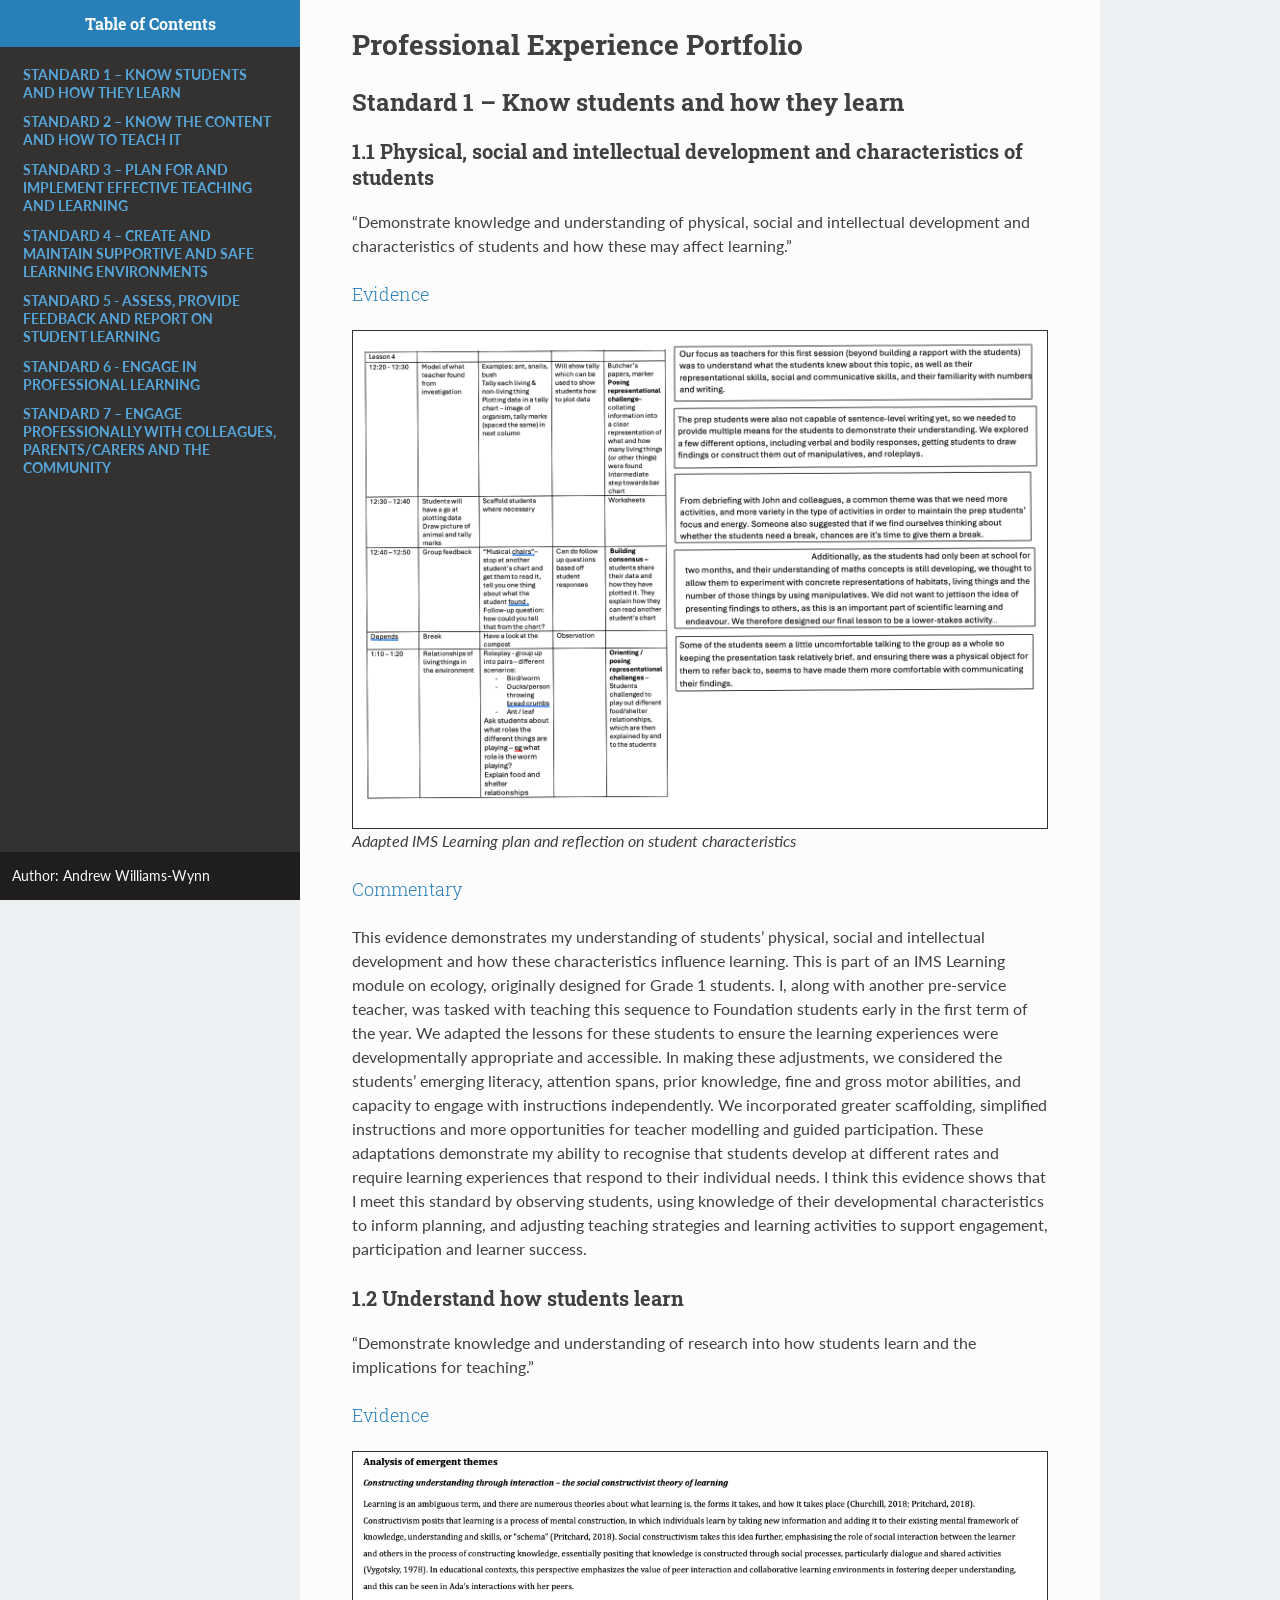
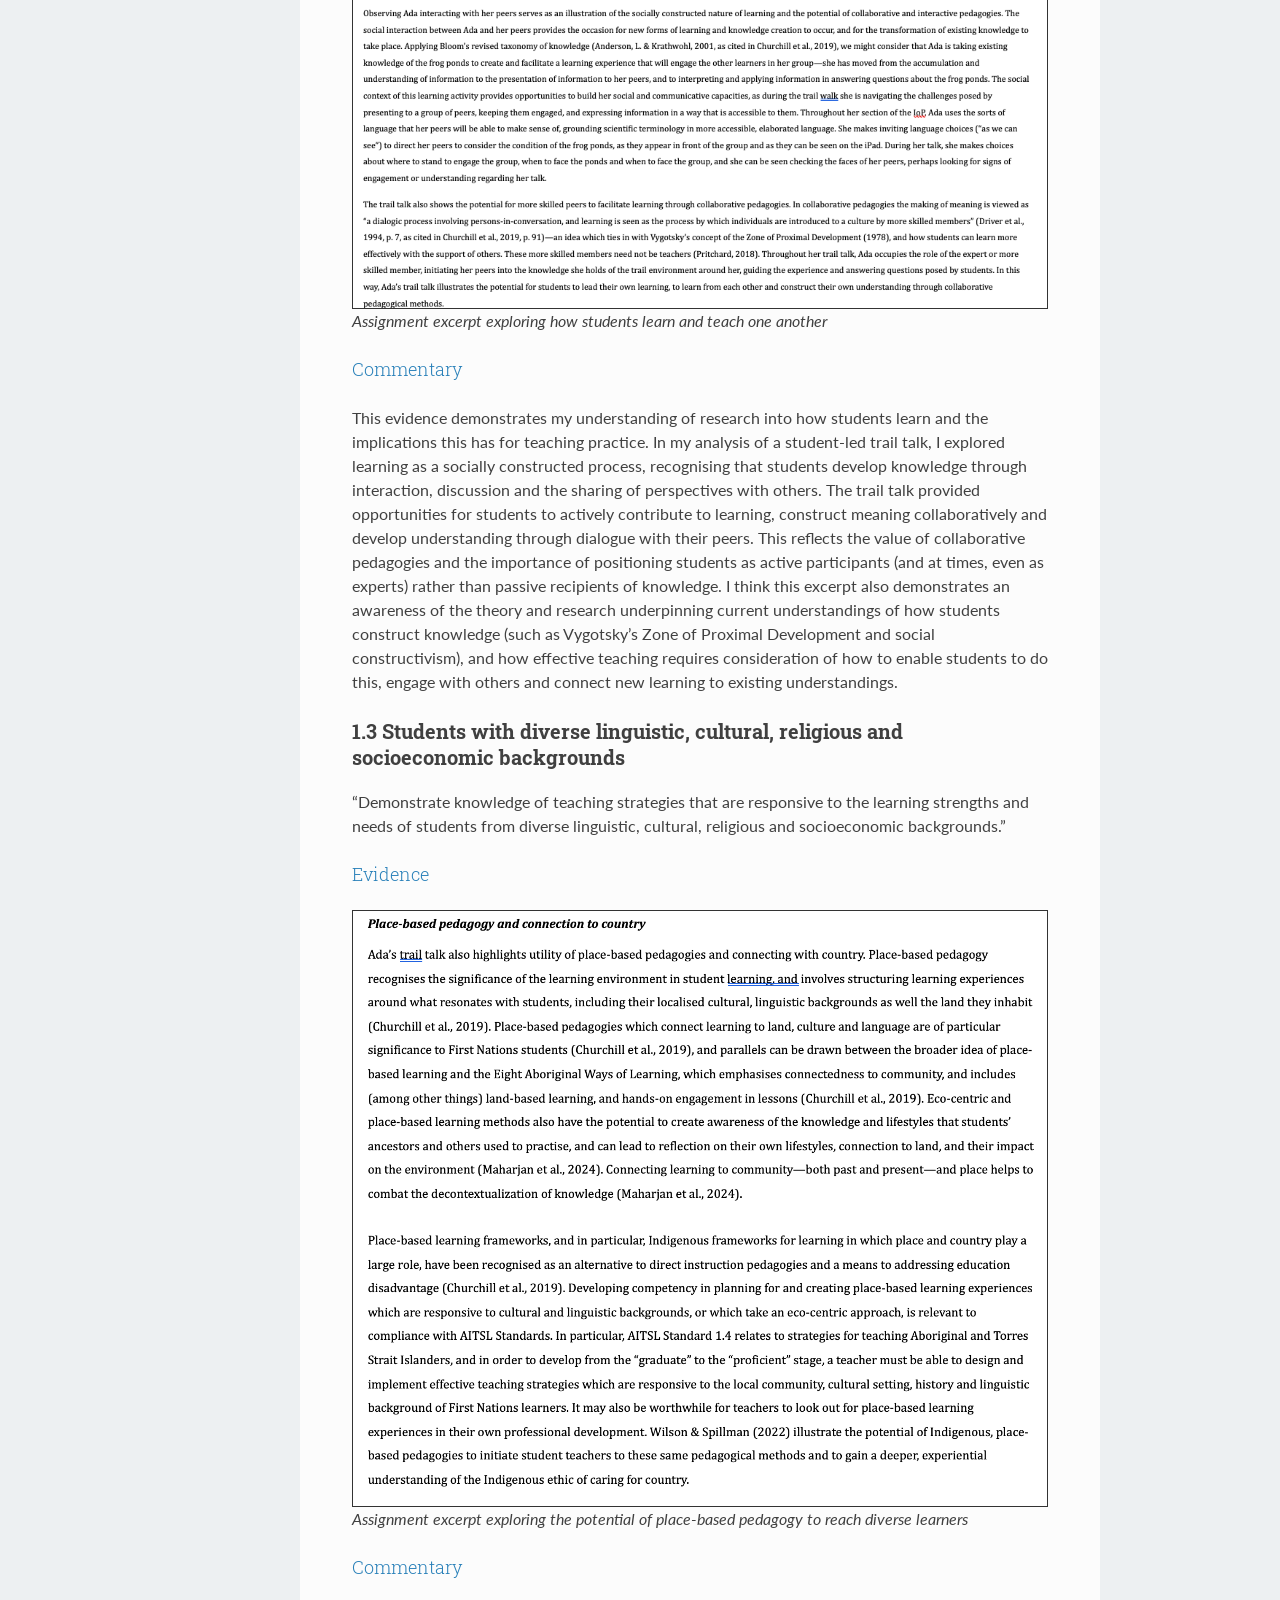
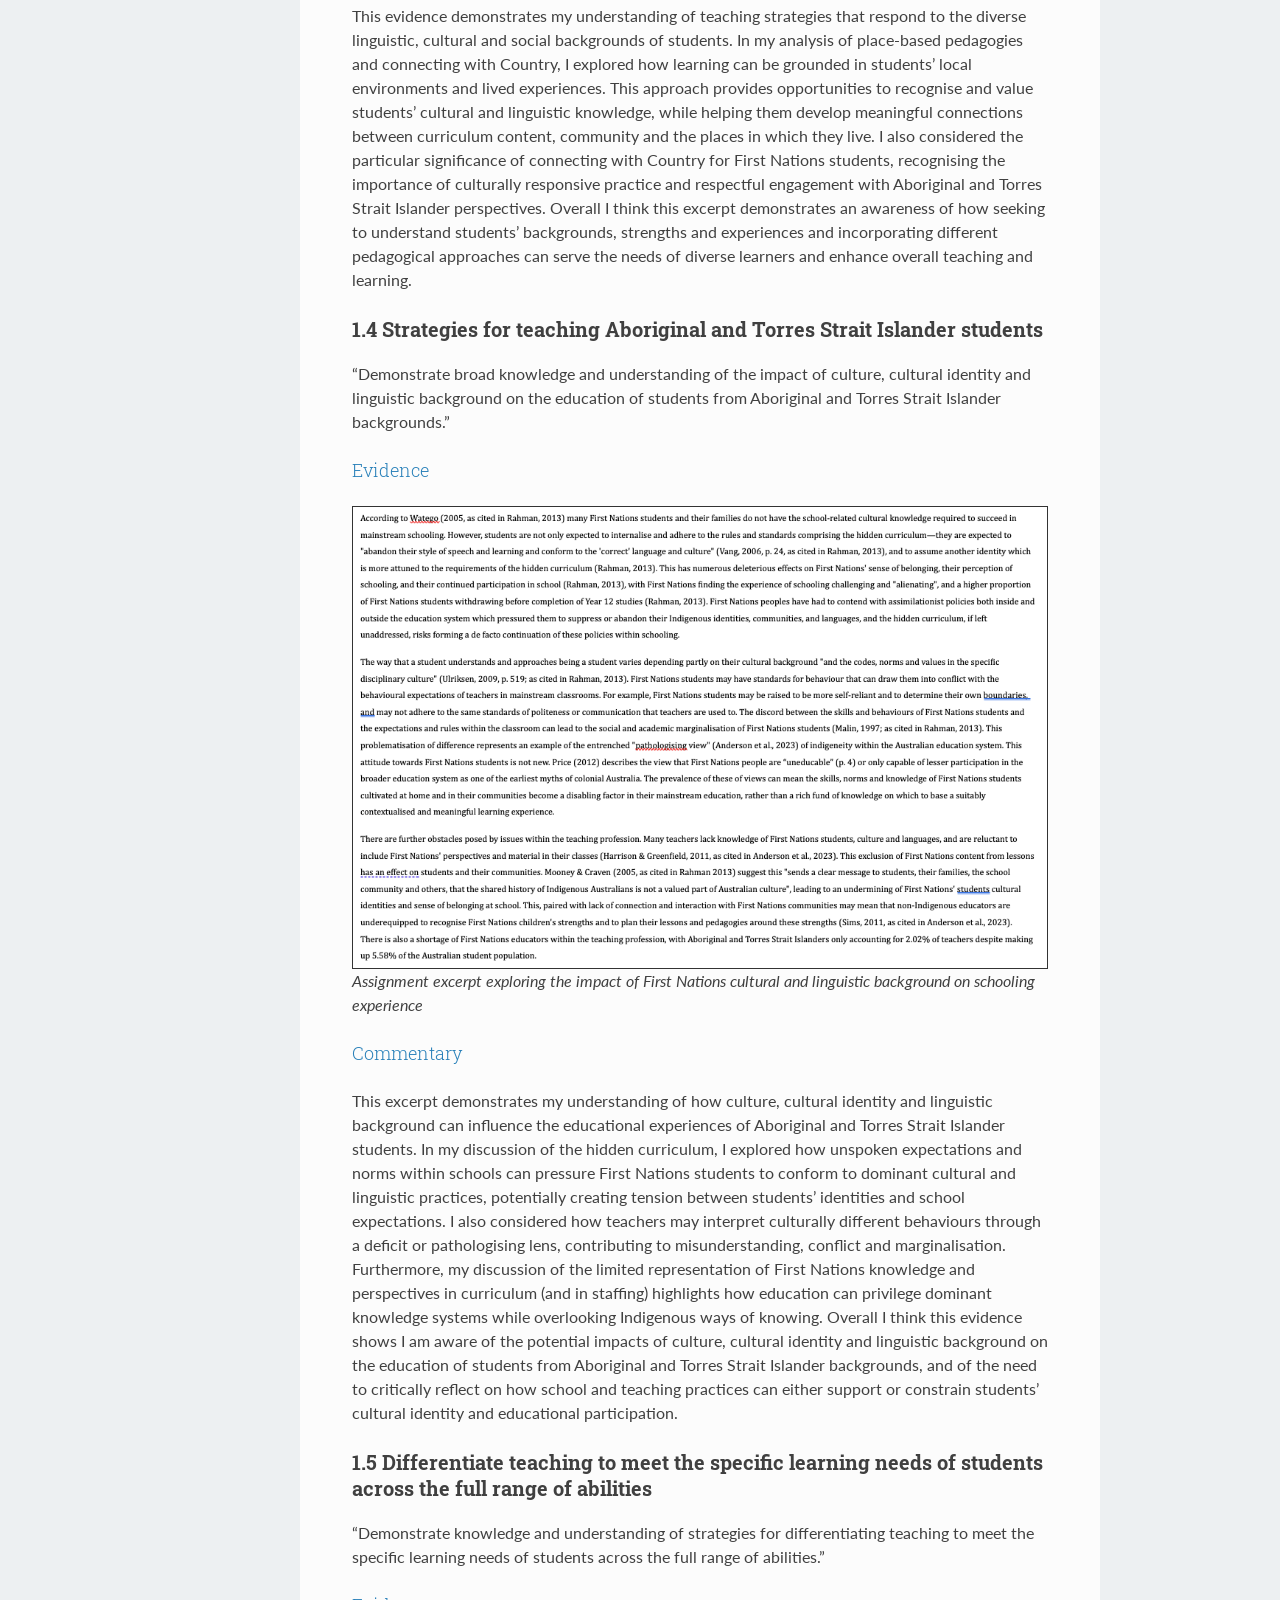
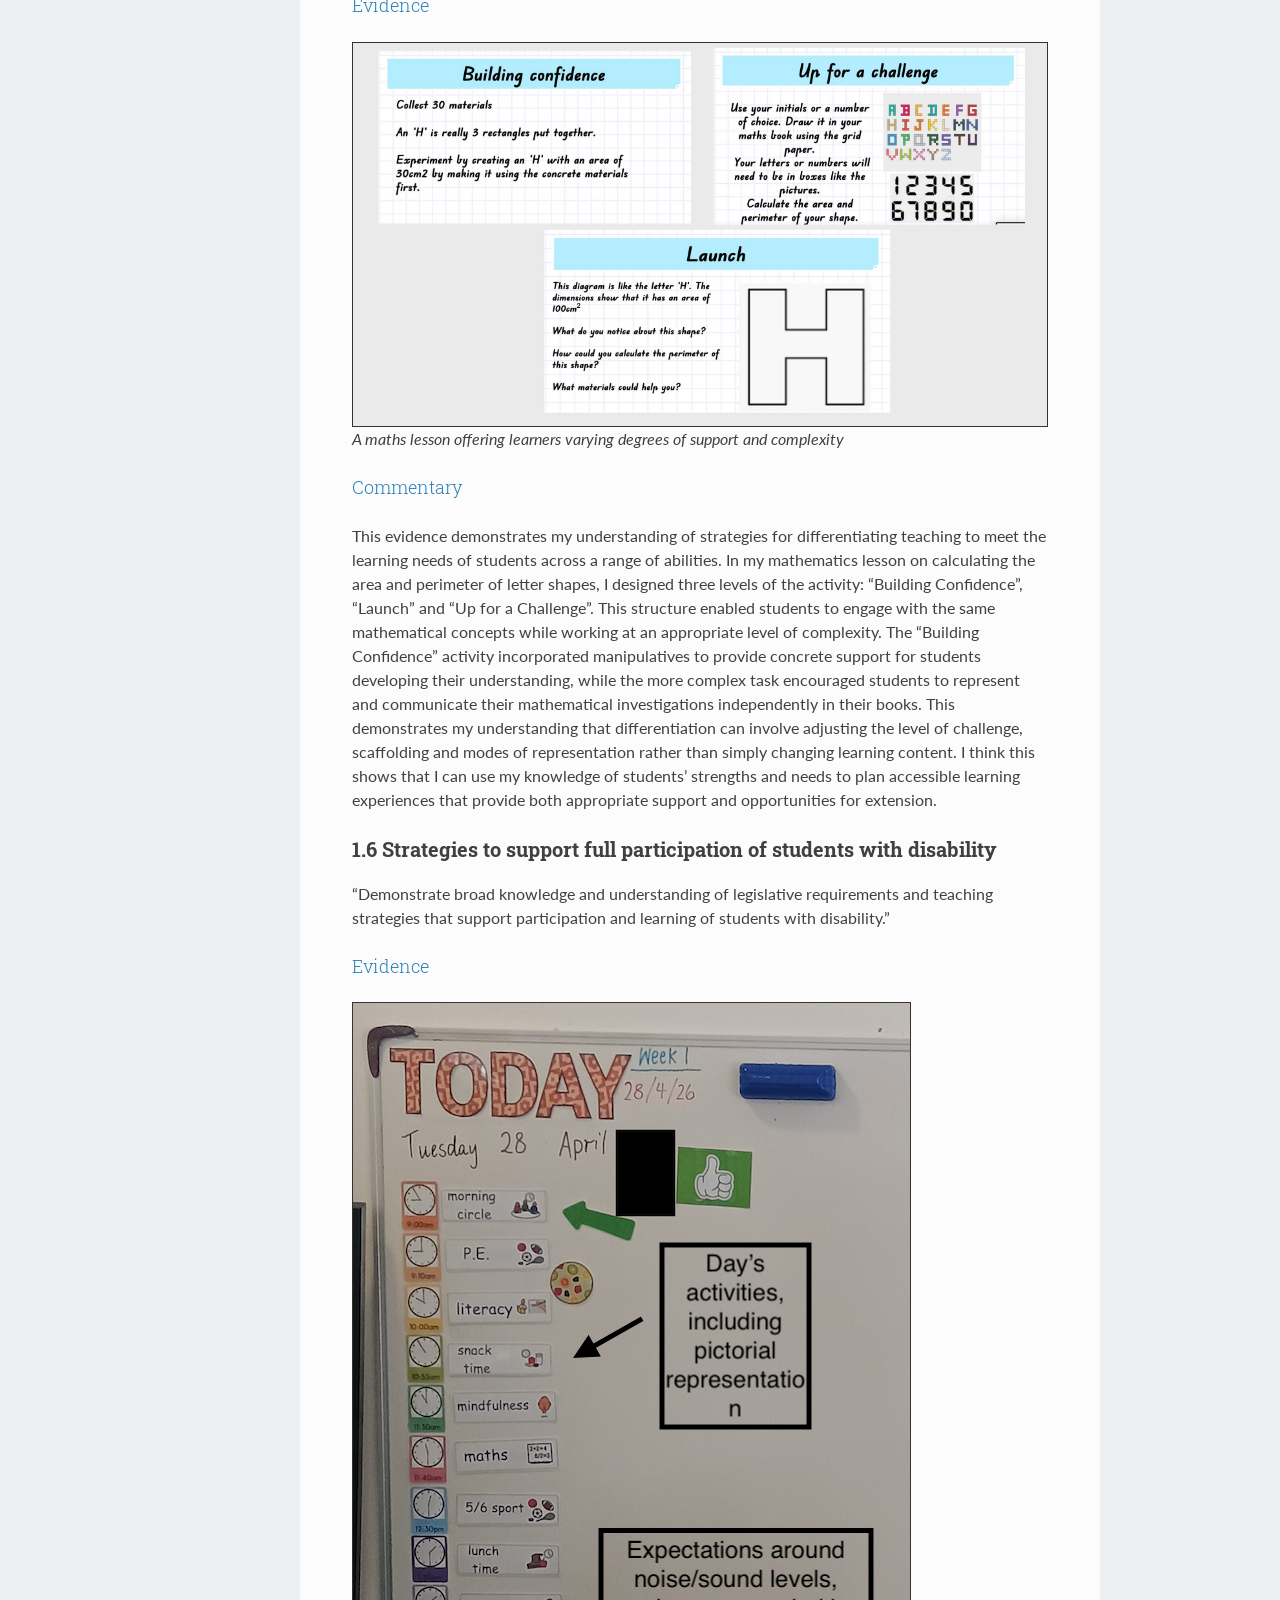
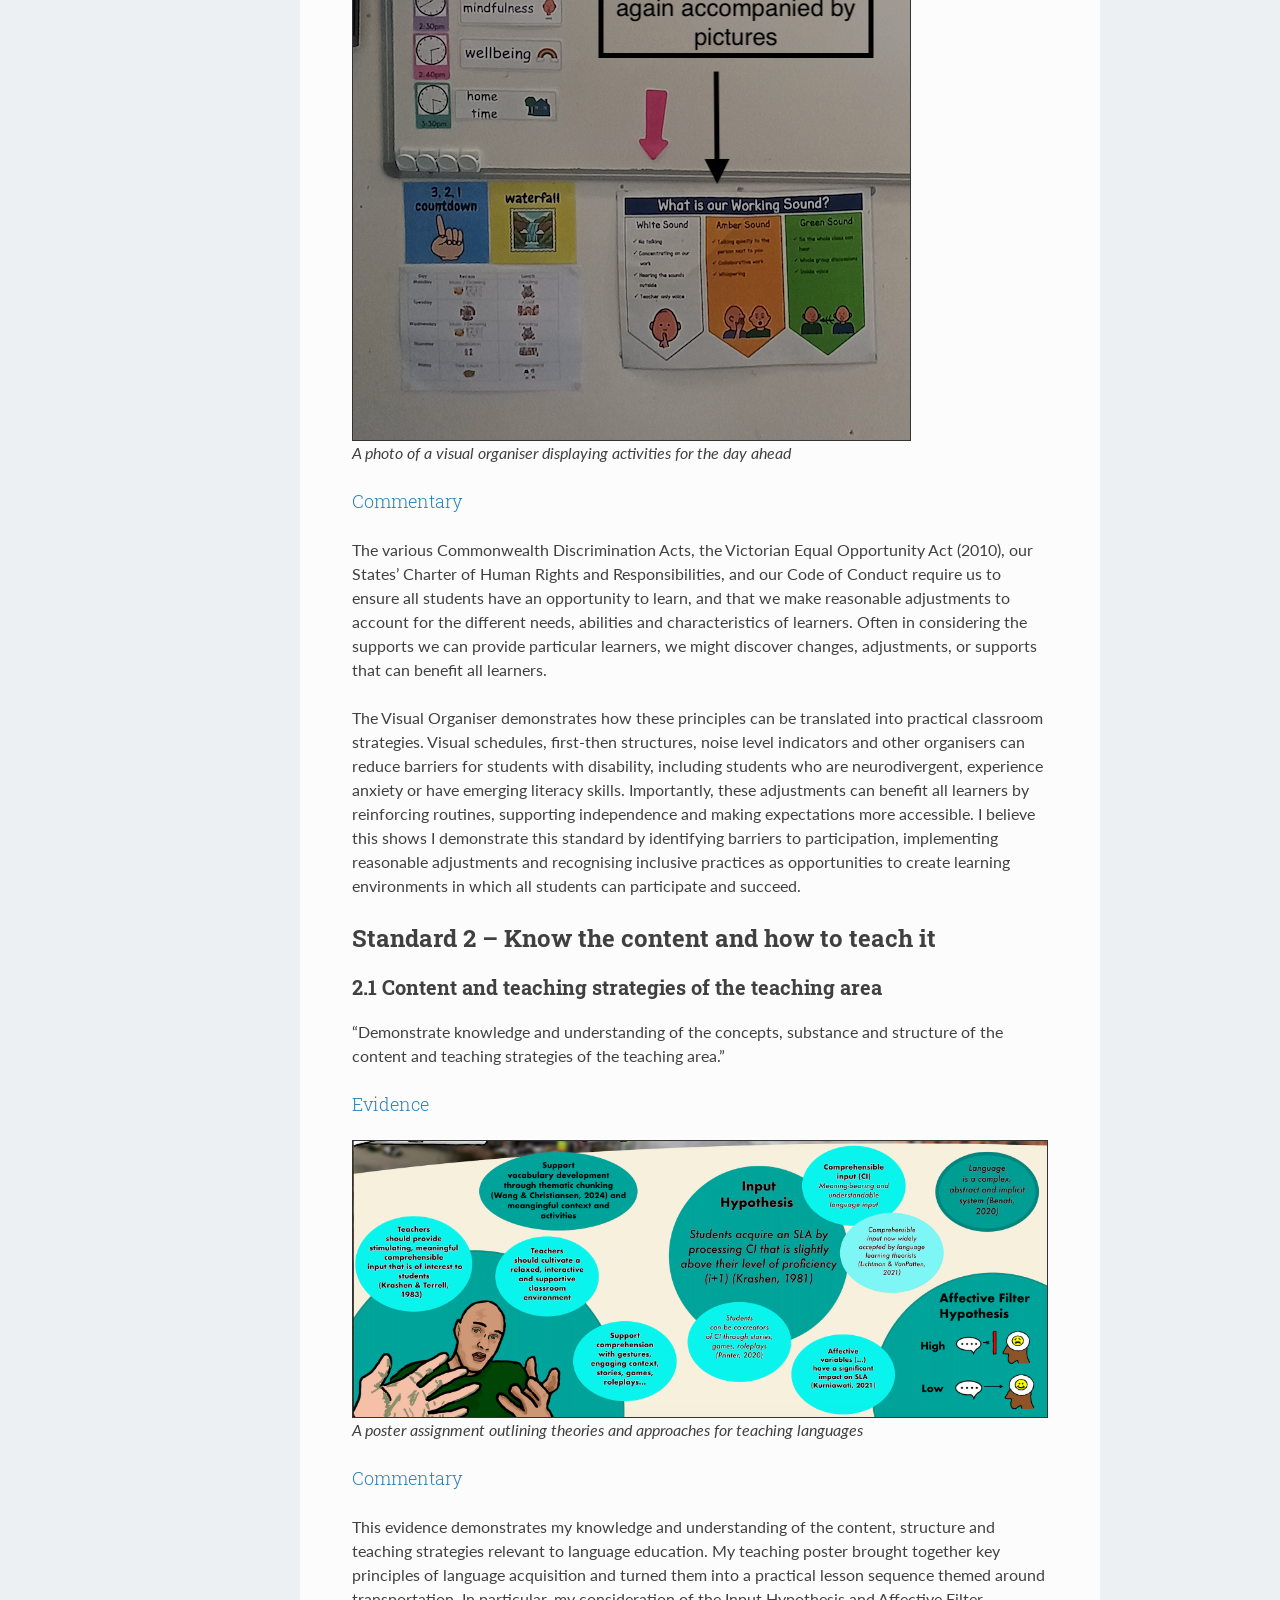
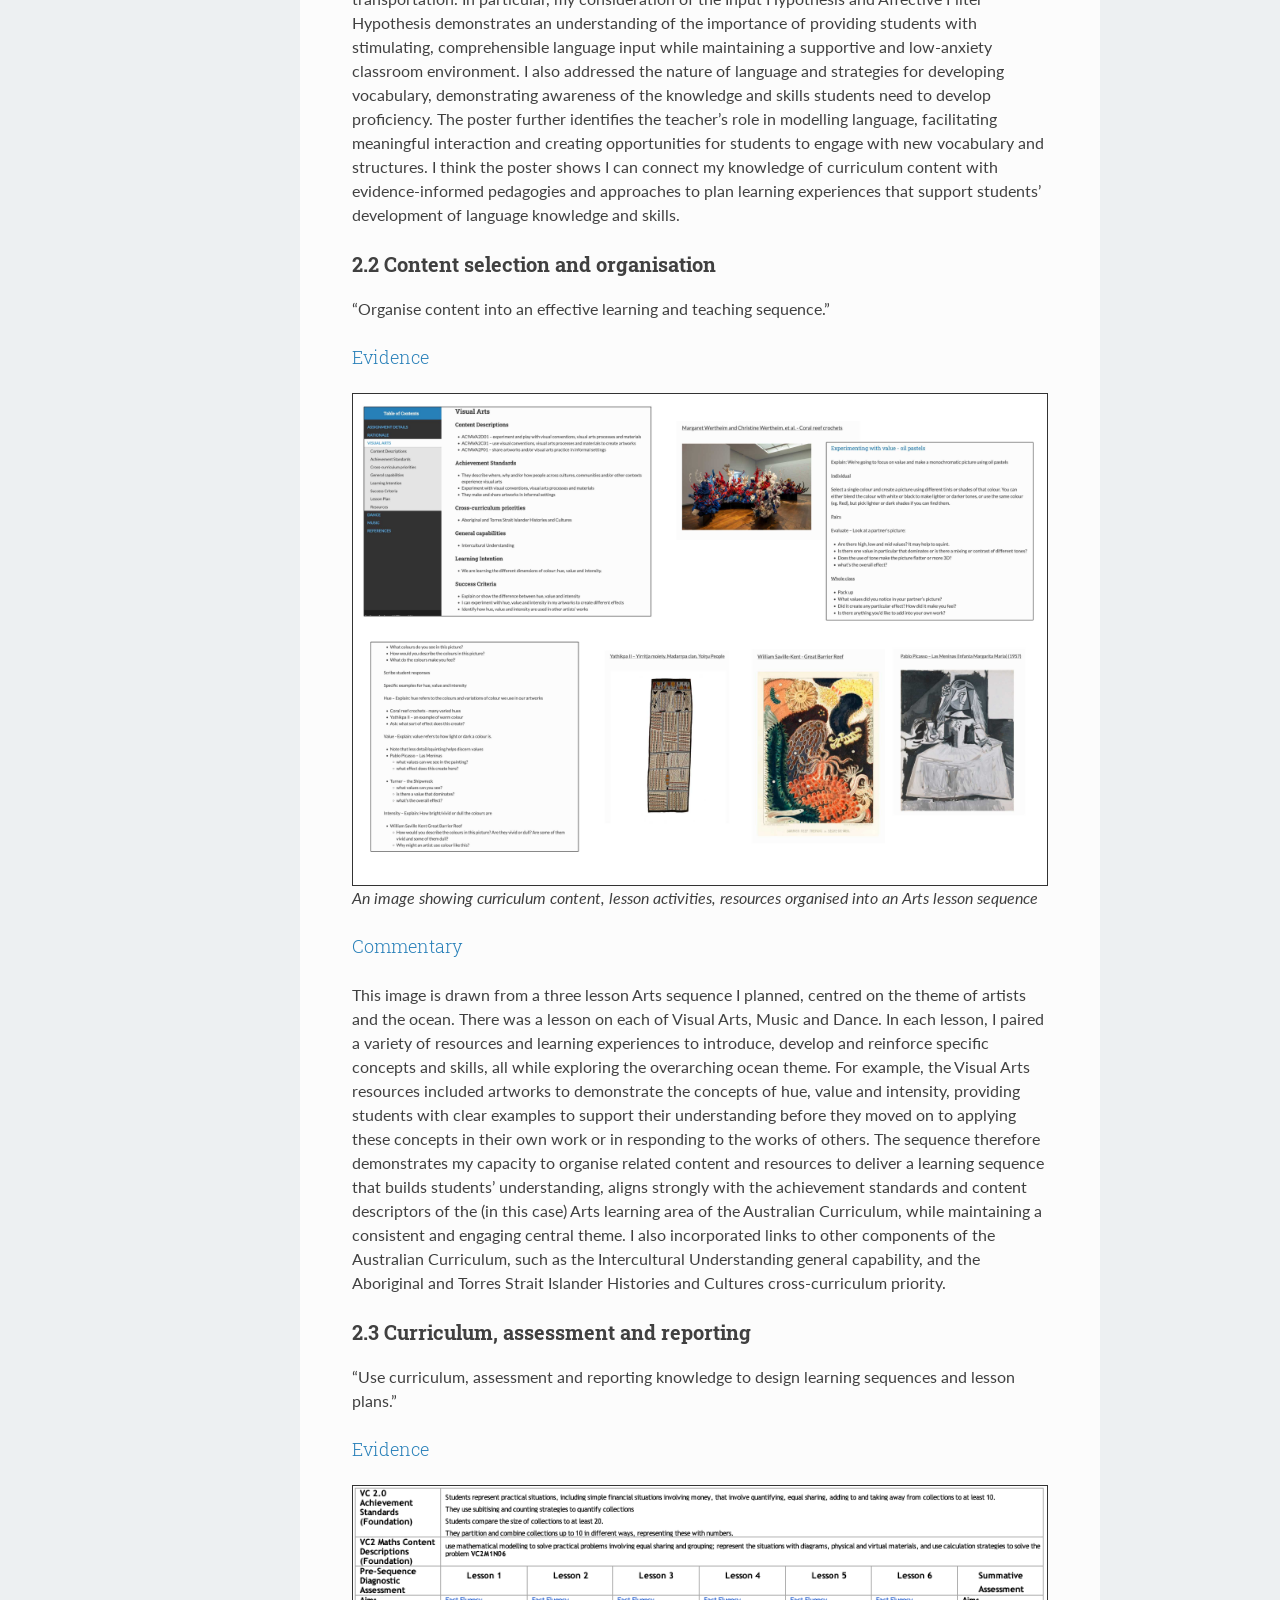
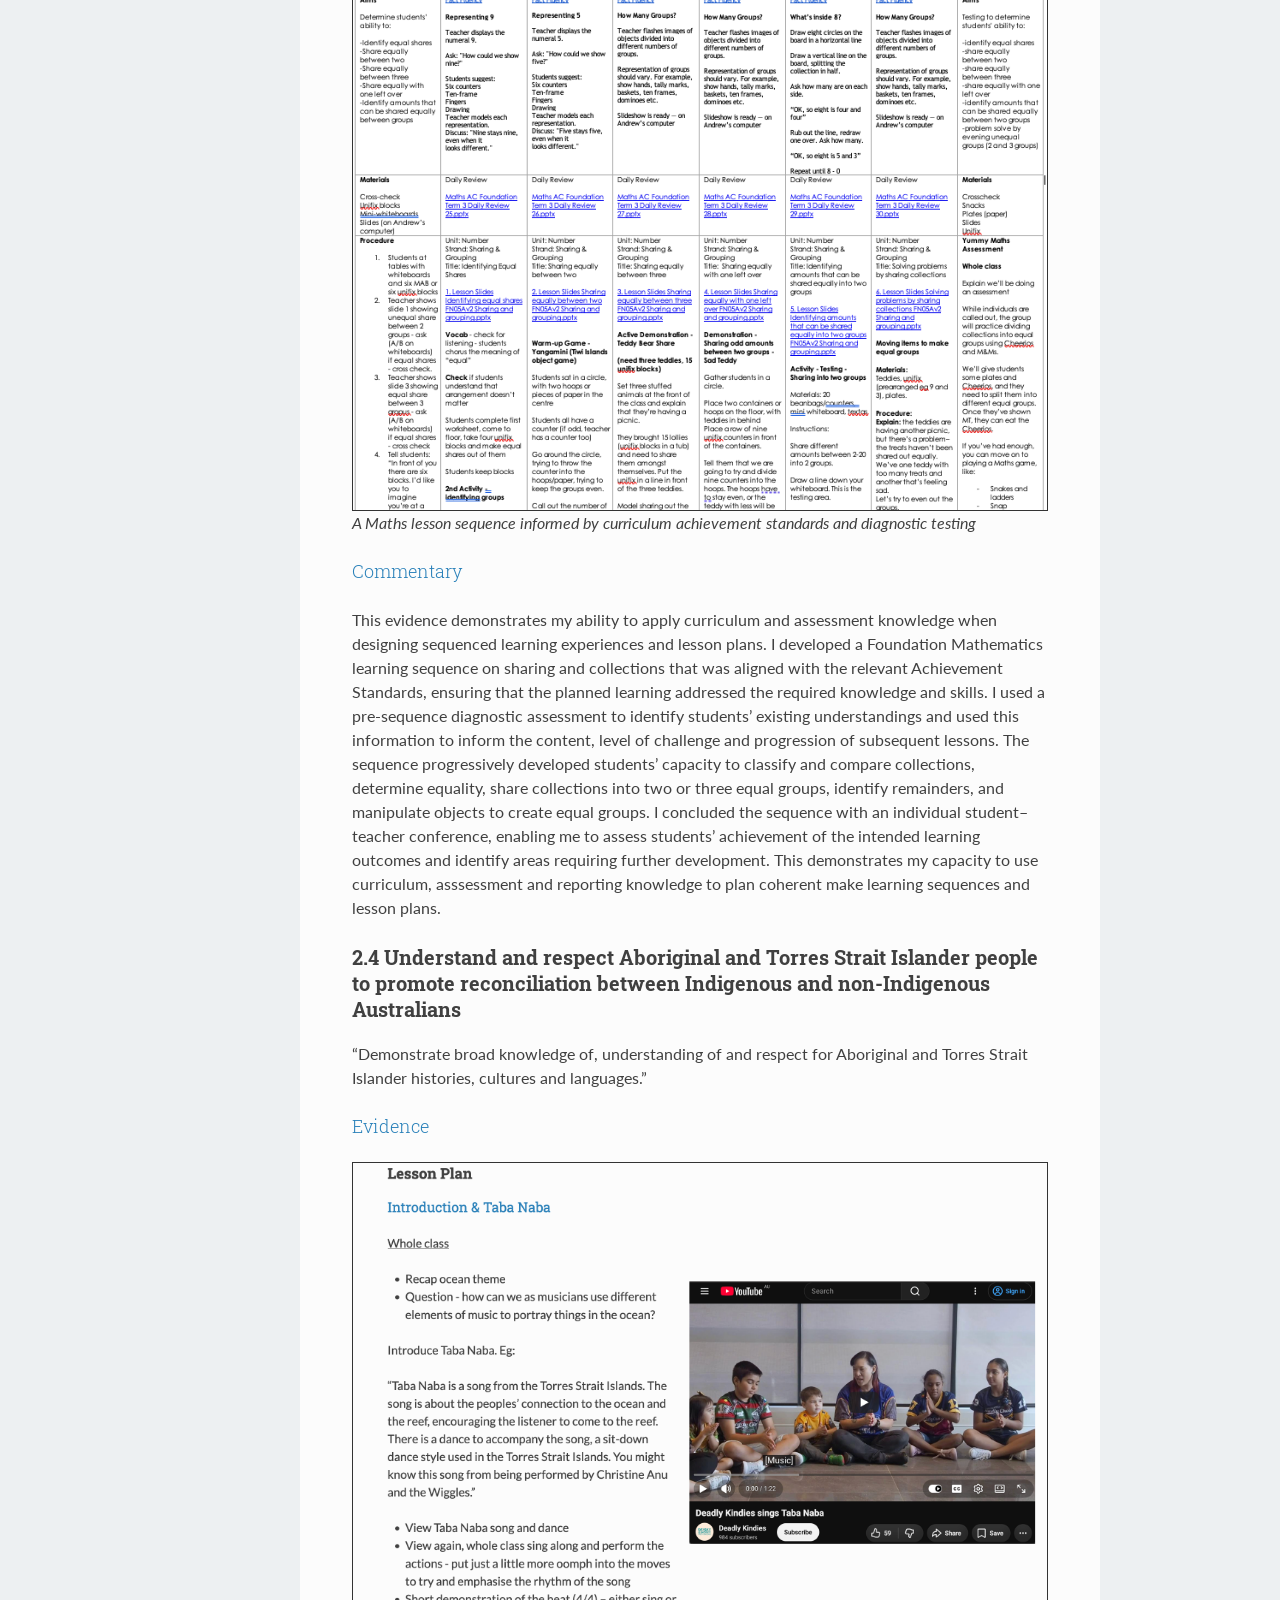
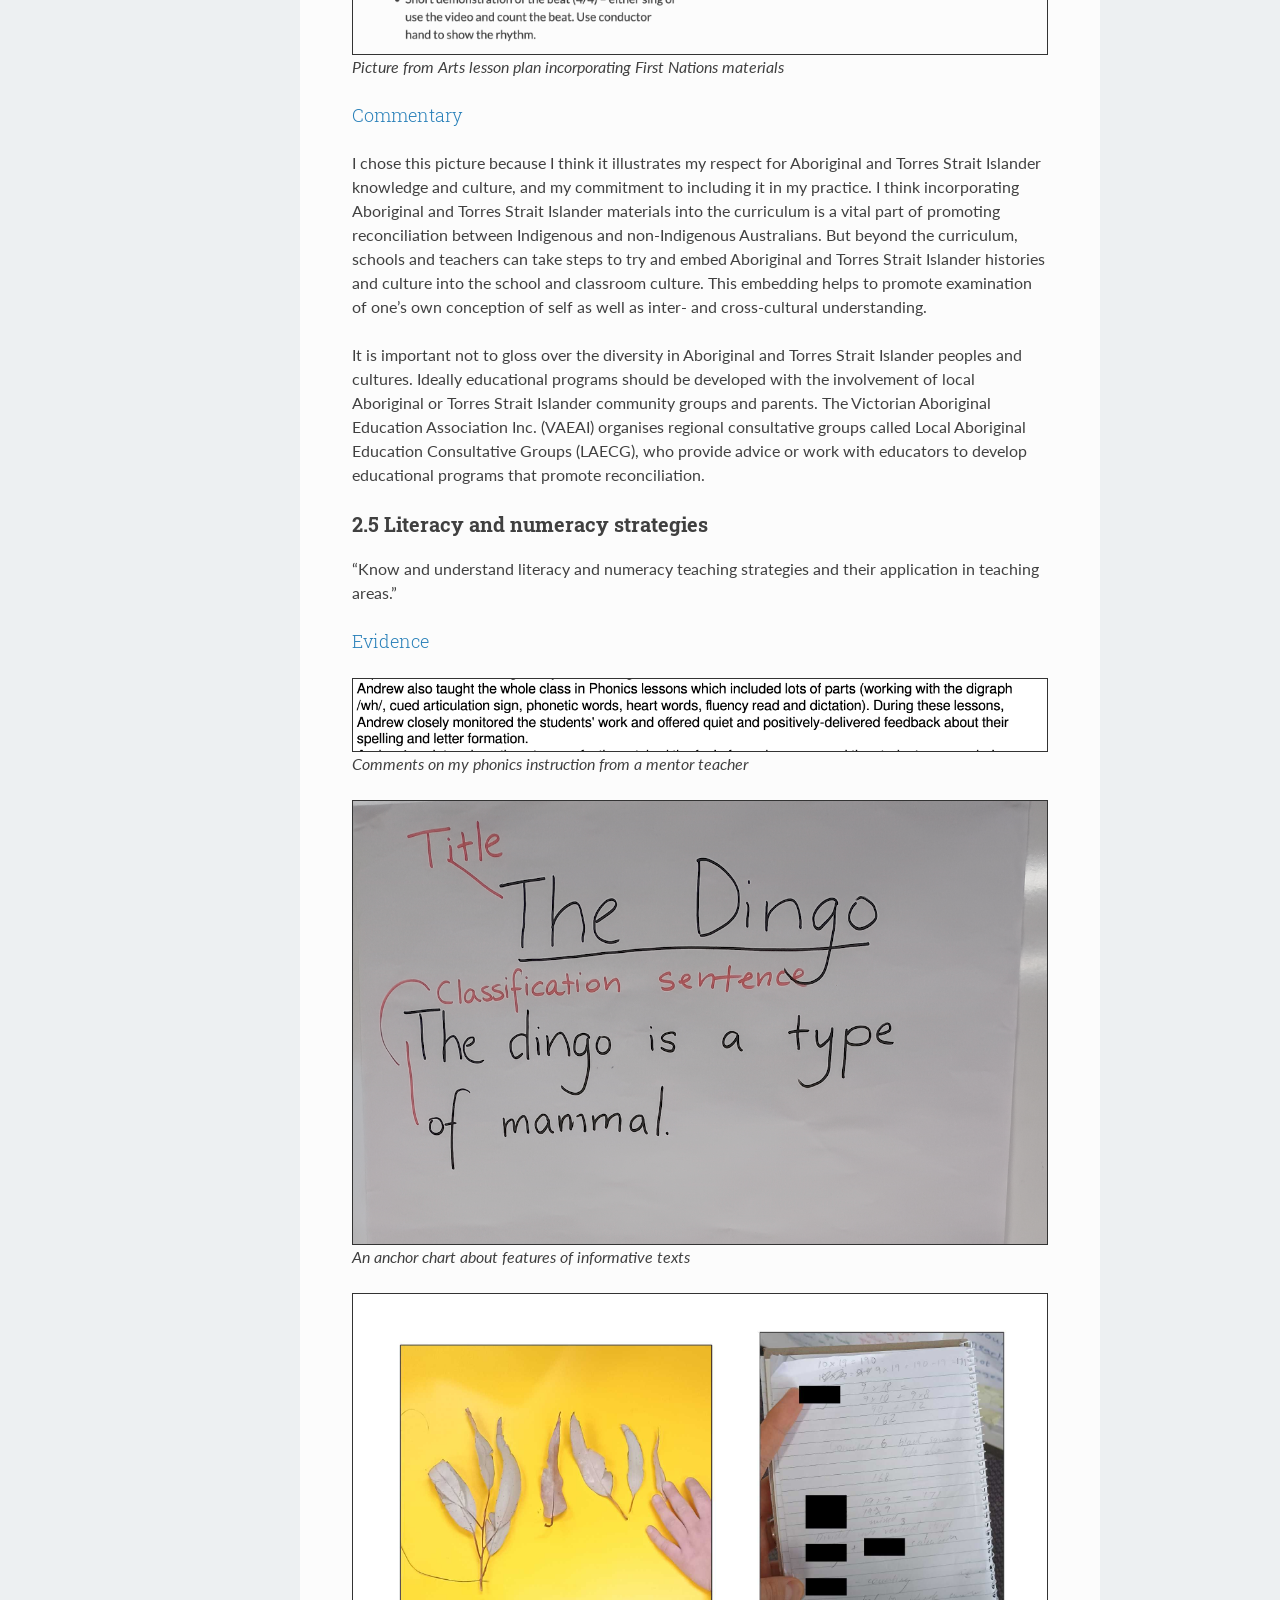
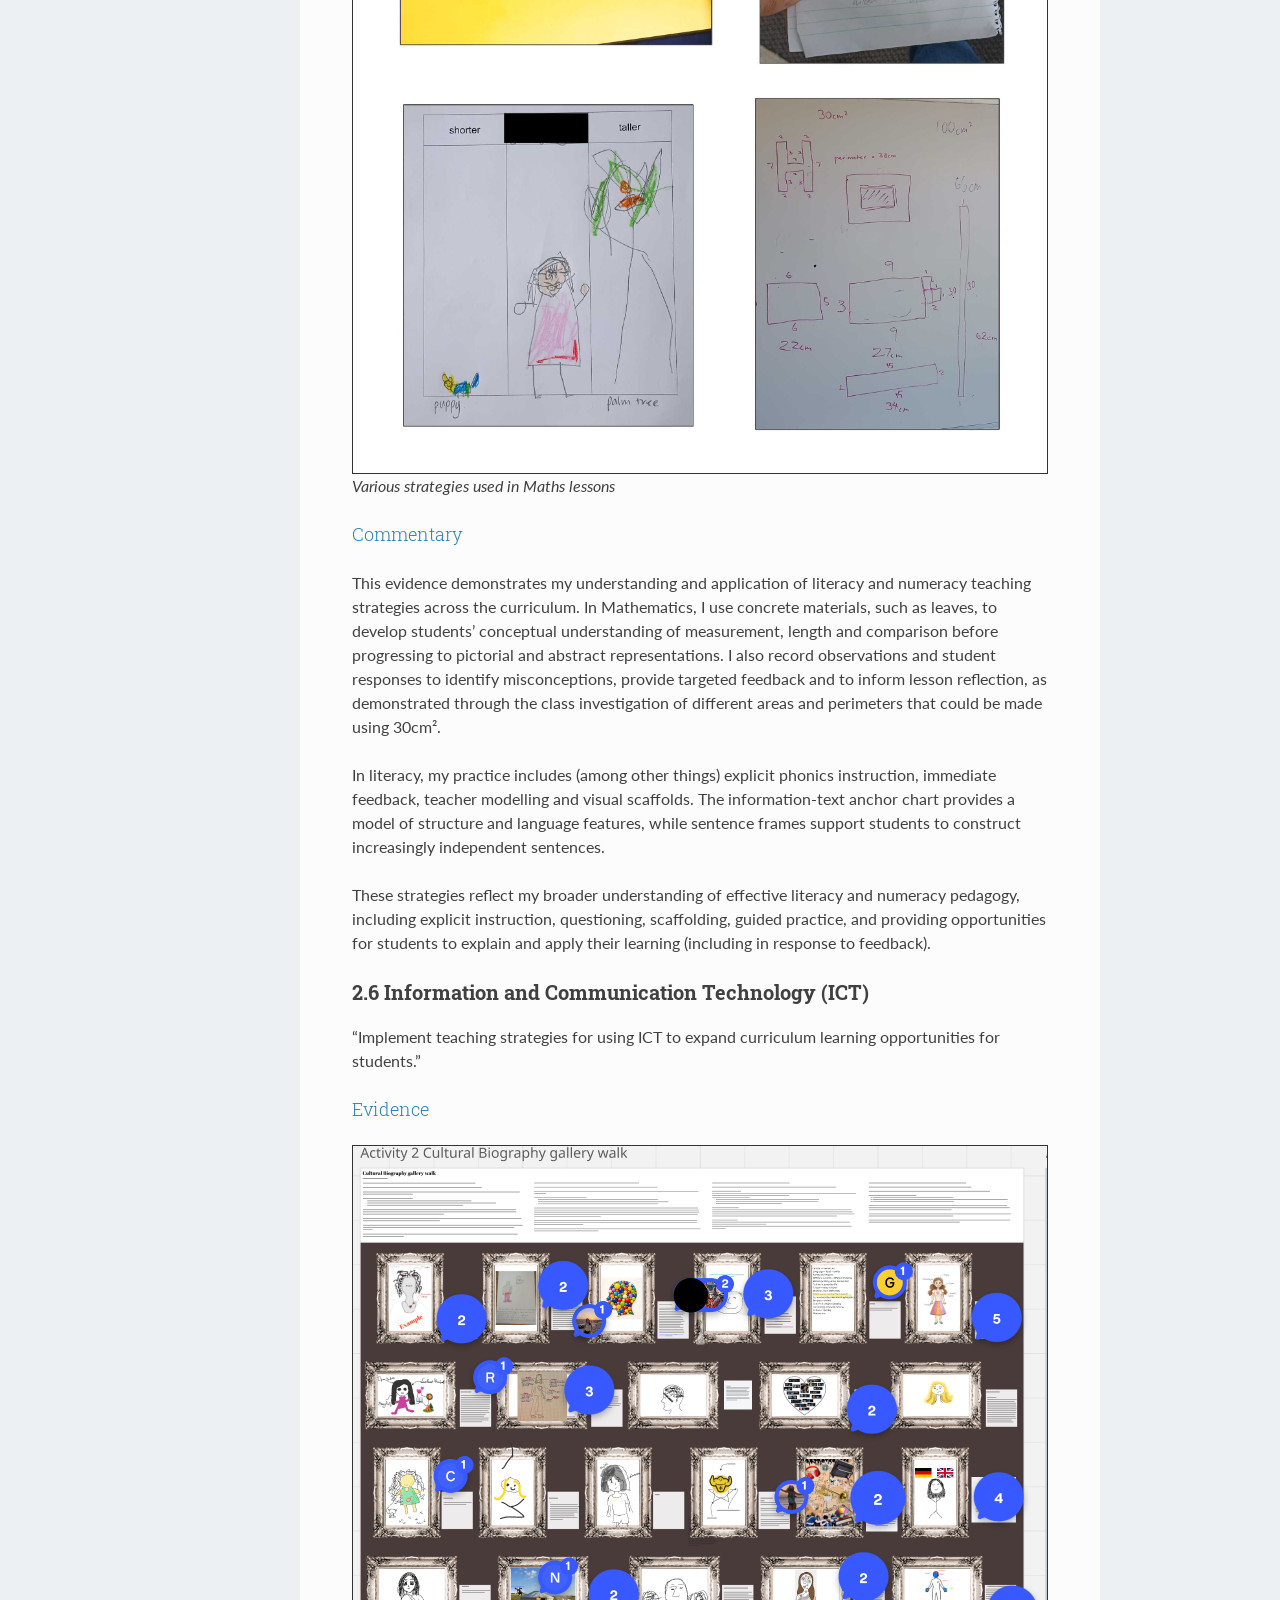
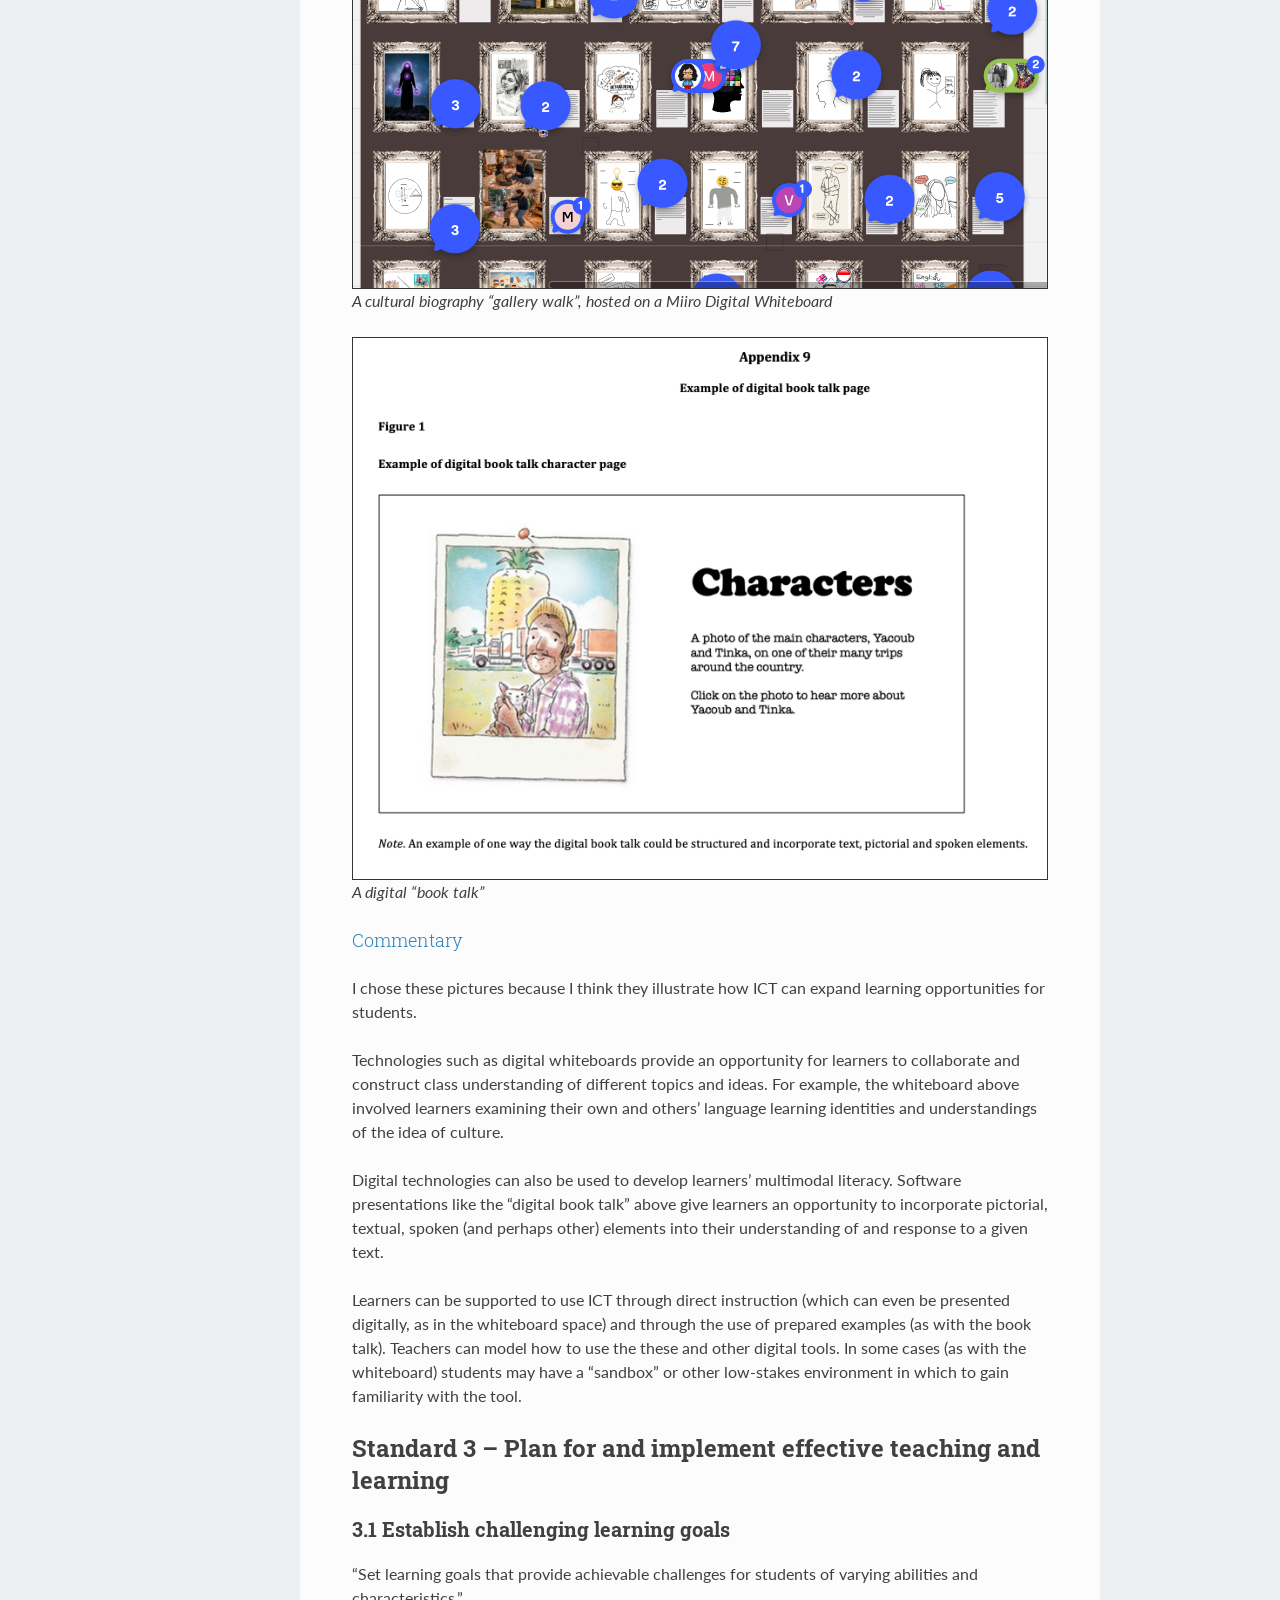
<file: index.html>
<?xml version="1.0" encoding="utf-8"?>
<!DOCTYPE html PUBLIC "-//W3C//DTD XHTML 1.0 Strict//EN"
"http://www.w3.org/TR/xhtml1/DTD/xhtml1-strict.dtd">
<html xmlns="http://www.w3.org/1999/xhtml" lang="en" xml:lang="en">
<head>
<meta http-equiv="Content-Type" content="text/html;charset=utf-8" />
<meta name="viewport" content="width=device-width, initial-scale=1" />
<title>Professional Experience Portfolio</title>
<meta name="author" content="Andrew Williams-Wynn" />
<meta name="generator" content="Org Mode" />
<link rel="stylesheet" type="text/css" href="src/readtheorg/css/htmlize.css"/>
<link rel="stylesheet" type="text/css" href="src/readtheorg/css/readtheorg.css"/>
<link rel="stylesheet" type="text/css" href="src/readtheorg/css/code-copy.css"/>
<link rel="stylesheet" type="text/css" href="src/readtheorg/css/search.css"/>
<script type="text/javascript" src="src/vendor/jquery/jquery.min.js"></script>
<script type="text/javascript" src="src/vendor/bootstrap/bootstrap.min.js"></script>
<script type="text/javascript" src="src/vendor/stickytableheaders/jquery.stickytableheaders.min.js"></script>
<script type="text/javascript" src="src/readtheorg/js/search.js"></script>
<script type="text/javascript" src="src/readtheorg/js/readtheorg.js"></script>
<script type="text/javascript" src="src/readtheorg/js/code-copy.js"></script>
<script type="text/javascript">disableSearch();</script>
</head>
<body>
<div id="content" class="content">
<h1 class="title">Professional Experience Portfolio</h1>
<div id="table-of-contents" role="doc-toc">
<h2>Table of Contents</h2>
<div id="text-table-of-contents" role="doc-toc">
<ul>
<li><a href="#org4a1faaf">Standard 1 – Know students and how they learn</a>
<ul>
<li><a href="#org31191c4">1.1 Physical, social and intellectual development and characteristics of students</a></li>
<li><a href="#orga73b0c6">1.2 Understand how students learn</a></li>
<li><a href="#orge69c184">1.3 Students with diverse linguistic, cultural, religious and socioeconomic backgrounds</a></li>
<li><a href="#org11f4a8a">1.4 Strategies for teaching Aboriginal and Torres Strait Islander students</a></li>
<li><a href="#org73ac778">1.5 Differentiate teaching to meet the specific learning needs of students across the full range of abilities</a></li>
<li><a href="#org28b6a5a">1.6 Strategies to support full participation of students with disability</a></li>
</ul>
</li>
<li><a href="#org29a8749">Standard 2 – Know the content and how to teach it</a>
<ul>
<li><a href="#org5451646">2.1 Content and teaching strategies of the teaching area</a></li>
<li><a href="#orge0304c8">2.2 Content selection and organisation</a></li>
<li><a href="#org49089bf">2.3 Curriculum, assessment and reporting</a></li>
<li><a href="#org8e18d73">2.4 Understand and respect Aboriginal and Torres Strait Islander people to promote reconciliation between Indigenous and non-Indigenous Australians</a></li>
<li><a href="#org6adcb65">2.5 Literacy and numeracy strategies</a></li>
<li><a href="#org1b82723">2.6 Information and Communication Technology (ICT)</a></li>
</ul>
</li>
<li><a href="#org916e803">Standard 3 – Plan for and implement effective teaching and learning</a>
<ul>
<li><a href="#orgb89f89e">3.1 Establish challenging learning goals</a></li>
<li><a href="#org12e5e93">3.2 Plan, structure and sequence learning programs</a></li>
<li><a href="#org7b07419">3.3 Use teaching strategies</a></li>
<li><a href="#orgcd5c767">3.4 Select and use resources</a></li>
<li><a href="#orgdf294a7">3.5 Use Effective Classroom Communication</a></li>
<li><a href="#org9fd4770">3.6 Evaluate and improve teaching programs</a></li>
<li><a href="#orgde56da4">3.7 Engage parents / carers in the educative process</a></li>
</ul>
</li>
<li><a href="#org37c1437">Standard 4 – Create and maintain supportive and safe learning environments</a>
<ul>
<li><a href="#orgb232c65">4.1 Support student participation</a></li>
<li><a href="#orgcc1776e">4.2 Manage classroom activities</a></li>
<li><a href="#org3eda948">4.3 Manage Challenging Behaviour</a></li>
<li><a href="#org1f1b68d">4.4 Maintain Student Safety</a></li>
<li><a href="#org53c0c90">4.5 Use ICT safely, responsibly and ethically</a></li>
</ul>
</li>
<li><a href="#org73c0c6f">Standard 5 - Assess, provide feedback and report on student learning</a>
<ul>
<li><a href="#org6e7bb9b">5.1 Assess student learning</a></li>
<li><a href="#orgbe80849">5.2 Provide feedback to students on their learning</a></li>
<li><a href="#orge115458">5.3 Make consistent and comparable judgements</a></li>
<li><a href="#orgf01ce7b">5.4 Interpret student data</a></li>
<li><a href="#org44c0a81">5.5 Report on student achievement</a></li>
</ul>
</li>
<li><a href="#org3f56c6c">Standard 6 - Engage in professional learning</a>
<ul>
<li><a href="#orgac4a721">6.1 Identify and plan professional learning needs</a></li>
<li><a href="#orgf5065af">6.2 Engage in professional learning and improve practice</a></li>
<li><a href="#org27cd57e">6.3 Engage with colleagues and improve practice</a></li>
<li><a href="#org26bcc8e">6.4 Apply professional learning and improve student learning</a></li>
</ul>
</li>
<li><a href="#org9926589">Standard 7 – Engage professionally with colleagues, parents/carers and the community</a>
<ul>
<li><a href="#org0e96f78">7.1 Meet professional ethics and responsibilities</a></li>
<li><a href="#orgeb27e0f">7.2 Comply with legislative, administrative and organisational requirements</a></li>
<li><a href="#org12bea8a">7.3 Engage with the parents/carers</a></li>
<li><a href="#org1fd34fb">7.4 Engage with professional teaching networks and broader communities</a></li>
</ul>
</li>
</ul>
</div>
</div>
<div id="outline-container-org4a1faaf" class="outline-2">
<h2 id="org4a1faaf">Standard 1 – Know students and how they learn</h2>
<div class="outline-text-2" id="text-org4a1faaf">
</div>
<div id="outline-container-org31191c4" class="outline-3">
<h3 id="org31191c4">1.1 Physical, social and intellectual development and characteristics of students</h3>
<div class="outline-text-3" id="text-org31191c4">
<p>
&ldquo;Demonstrate knowledge and understanding of physical, social and intellectual development and characteristics of students and how these may affect learning.&rdquo;
</p>
</div>
<div id="outline-container-orgf64eb32" class="outline-4">
<h4 id="orgf64eb32">Evidence</h4>
<div class="outline-text-4" id="text-orgf64eb32">
<p>
<img src="./Assets/IMSLearning.png" alt="IMSLearning.png" /> <br />
<i>Adapted IMS Learning plan and reflection on student characteristics</i>
</p>
</div>
</div>
<div id="outline-container-org6d94421" class="outline-4">
<h4 id="org6d94421">Commentary</h4>
<div class="outline-text-4" id="text-org6d94421">
<p>
This evidence demonstrates my understanding of students’ physical, social and intellectual development and how these characteristics influence learning. This is part of an IMS Learning module on ecology, originally designed for Grade 1 students. I, along with another pre-service teacher, was tasked with teaching this sequence to Foundation students early in the first term of the year. We adapted the lessons for these students to ensure the learning experiences were developmentally appropriate and accessible. In making these adjustments, we considered the students’ emerging literacy, attention spans, prior knowledge, fine and gross motor abilities, and capacity to engage with instructions independently. We incorporated greater scaffolding, simplified instructions and more opportunities for teacher modelling and guided participation. These adaptations demonstrate my ability to recognise that students develop at different rates and require learning experiences that respond to their individual needs. I think this evidence shows that I meet this standard by observing students, using knowledge of their developmental characteristics to inform planning, and adjusting teaching strategies and learning activities to support engagement, participation and learner success.
</p>
</div>
</div>
</div>
<div id="outline-container-orga73b0c6" class="outline-3">
<h3 id="orga73b0c6">1.2 Understand how students learn</h3>
<div class="outline-text-3" id="text-orga73b0c6">
<p>
&ldquo;Demonstrate knowledge and understanding of research into how students learn and the implications for teaching.&rdquo;
</p>
</div>
<div id="outline-container-orga319f73" class="outline-4">
<h4 id="orga319f73">Evidence</h4>
<div class="outline-text-4" id="text-orga319f73">
<p>
<img src="./Assets/HowStudentsLearn2.png" alt="HowStudentsLearn2.png" /> <br />
<i>Assignment excerpt exploring how students learn and teach one another</i>
</p>
</div>
</div>
<div id="outline-container-orga167a6b" class="outline-4">
<h4 id="orga167a6b">Commentary</h4>
<div class="outline-text-4" id="text-orga167a6b">
<p>
This evidence demonstrates my understanding of research into how students learn and the implications this has for teaching practice. In my analysis of a student-led trail talk, I explored learning as a socially constructed process, recognising that students develop knowledge through interaction, discussion and the sharing of perspectives with others. The trail talk provided opportunities for students to actively contribute to learning, construct meaning collaboratively and develop understanding through dialogue with their peers. This reflects the value of collaborative pedagogies and the importance of positioning students as active participants (and at times, even as experts) rather than passive recipients of knowledge. I think this excerpt also demonstrates an awareness of the theory and research underpinning current understandings of how students construct knowledge (such as Vygotsky&rsquo;s Zone of Proximal Development and social constructivism), and how effective teaching requires consideration of how to enable students to do this, engage with others and connect new learning to existing understandings.
</p>
</div>
</div>
</div>
<div id="outline-container-orge69c184" class="outline-3">
<h3 id="orge69c184">1.3 Students with diverse linguistic, cultural, religious and socioeconomic backgrounds</h3>
<div class="outline-text-3" id="text-orge69c184">
<p>
&ldquo;Demonstrate knowledge of teaching strategies that are responsive to the learning strengths and needs of students from diverse linguistic, cultural, religious and socioeconomic backgrounds.&rdquo;
</p>
</div>
<div id="outline-container-orgb726f5d" class="outline-4">
<h4 id="orgb726f5d">Evidence</h4>
<div class="outline-text-4" id="text-orgb726f5d">
<p>
<img src="./Assets/PlaceBasedPedagogies.png" alt="PlaceBasedPedagogies.png" /> <br />
<i>Assignment excerpt exploring the potential of place-based pedagogy to reach diverse learners</i>
</p>
</div>
</div>
<div id="outline-container-orgd6101f6" class="outline-4">
<h4 id="orgd6101f6">Commentary</h4>
<div class="outline-text-4" id="text-orgd6101f6">
<p>
This evidence demonstrates my understanding of teaching strategies that respond to the diverse linguistic, cultural and social backgrounds of students. In my analysis of place-based pedagogies and connecting with Country, I explored how learning can be grounded in students’ local environments and lived experiences. This approach provides opportunities to recognise and value students’ cultural and linguistic knowledge, while helping them develop meaningful connections between curriculum content, community and the places in which they live. I also considered the particular significance of connecting with Country for First Nations students, recognising the importance of culturally responsive practice and respectful engagement with Aboriginal and Torres Strait Islander perspectives. Overall I think this excerpt demonstrates an awareness of how seeking to understand students’ backgrounds, strengths and experiences and incorporating different pedagogical approaches can serve the needs of diverse learners and enhance overall teaching and learning. 
</p>
</div>
</div>
</div>
<div id="outline-container-org11f4a8a" class="outline-3">
<h3 id="org11f4a8a">1.4 Strategies for teaching Aboriginal and Torres Strait Islander students</h3>
<div class="outline-text-3" id="text-org11f4a8a">
<p>
&ldquo;Demonstrate broad knowledge and understanding of the impact of culture, cultural identity and linguistic background on the education of students from Aboriginal and Torres Strait Islander backgrounds.&rdquo;
</p>
</div>
<div id="outline-container-org1b20830" class="outline-4">
<h4 id="org1b20830">Evidence</h4>
<div class="outline-text-4" id="text-org1b20830">
<p>
<img src="./Assets/ImpactOfCulturesHistories.png" alt="ImpactOfCulturesHistories.png" /> <br />
<i>Assignment excerpt exploring the impact of First Nations cultural and linguistic background on schooling experience</i>
</p>
</div>
</div>
<div id="outline-container-org71ab42c" class="outline-4">
<h4 id="org71ab42c">Commentary</h4>
<div class="outline-text-4" id="text-org71ab42c">
<p>
This excerpt demonstrates my understanding of how culture, cultural identity and linguistic background can influence the educational experiences of Aboriginal and Torres Strait Islander students. In my discussion of the hidden curriculum, I explored how unspoken expectations and norms within schools can pressure First Nations students to conform to dominant cultural and linguistic practices, potentially creating tension between students’ identities and school expectations. I also considered how teachers may interpret culturally different behaviours through a deficit or pathologising lens, contributing to misunderstanding, conflict and marginalisation. Furthermore, my discussion of the limited representation of First Nations knowledge and perspectives in curriculum (and in staffing) highlights how education can privilege dominant knowledge systems while overlooking Indigenous ways of knowing. Overall I think this evidence shows I am aware of the potential impacts of culture, cultural identity and linguistic background on the education of students from Aboriginal and Torres Strait Islander backgrounds, and of the need to critically reflect on how school and teaching practices can either support or constrain students’ cultural identity and educational participation.
</p>
</div>
</div>
</div>
<div id="outline-container-org73ac778" class="outline-3">
<h3 id="org73ac778">1.5 Differentiate teaching to meet the specific learning needs of students across the full range of abilities</h3>
<div class="outline-text-3" id="text-org73ac778">
<p>
&ldquo;Demonstrate knowledge and understanding of strategies for differentiating teaching to meet the specific learning needs of students across the full range of abilities.&rdquo;
</p>
</div>
<div id="outline-container-orgdddb6ea" class="outline-4">
<h4 id="orgdddb6ea">Evidence</h4>
<div class="outline-text-4" id="text-orgdddb6ea">
<p>
<img src="./Assets/DiffPlans.jpg" alt="DiffPlans.jpg" /> <br />
<i>A maths lesson offering learners varying degrees of support and complexity</i>
</p>
</div>
</div>
<div id="outline-container-org074b1f6" class="outline-4">
<h4 id="org074b1f6">Commentary</h4>
<div class="outline-text-4" id="text-org074b1f6">
<p>
This evidence demonstrates my understanding of strategies for differentiating teaching to meet the learning needs of students across a range of abilities. In my mathematics lesson on calculating the area and perimeter of letter shapes, I designed three levels of the activity: “Building Confidence”, “Launch” and “Up for a Challenge”. This structure enabled students to engage with the same mathematical concepts while working at an appropriate level of complexity. The “Building Confidence” activity incorporated manipulatives to provide concrete support for students developing their understanding, while the more complex task encouraged students to represent and communicate their mathematical investigations independently in their books. This demonstrates my understanding that differentiation can involve adjusting the level of challenge, scaffolding and modes of representation rather than simply changing learning content. I think this shows that I can use my knowledge of students’ strengths and needs to plan accessible learning experiences that provide both appropriate support and opportunities for extension.
</p>
</div>
</div>
</div>
<div id="outline-container-org28b6a5a" class="outline-3">
<h3 id="org28b6a5a">1.6 Strategies to support full participation of students with disability</h3>
<div class="outline-text-3" id="text-org28b6a5a">
<p>
&ldquo;Demonstrate broad knowledge and understanding of legislative requirements and teaching strategies that support participation and learning of students with disability.&rdquo;
</p>
</div>
<div id="outline-container-org2321440" class="outline-4">
<h4 id="org2321440">Evidence</h4>
<div class="outline-text-4" id="text-org2321440">
<p>
<img src="./Assets/VisualOrganiser.png" alt="VisualOrganiser.png" /> <br />
<i>A photo of a visual organiser displaying activities for the day ahead</i>
</p>
</div>
</div>
<div id="outline-container-org7f3482c" class="outline-4">
<h4 id="org7f3482c">Commentary</h4>
<div class="outline-text-4" id="text-org7f3482c">
<p>
The various Commonwealth Discrimination Acts, the Victorian Equal Opportunity Act (2010), our States&rsquo; Charter of Human Rights and Responsibilities, and our Code of Conduct require us to ensure all students have an opportunity to learn, and that we make reasonable adjustments to account for the different needs, abilities and characteristics of learners. Often in considering the supports we can provide particular learners, we might discover changes, adjustments, or supports that can benefit all learners.
</p>

<p>
The Visual Organiser demonstrates how these principles can be translated into practical classroom strategies. Visual schedules, first-then structures, noise level indicators and other organisers can reduce barriers for students with disability, including students who are neurodivergent, experience anxiety or have emerging literacy skills. Importantly, these adjustments can benefit all learners by reinforcing routines, supporting independence and making expectations more accessible. I believe this shows I demonstrate this standard by identifying barriers to participation, implementing reasonable adjustments and recognising inclusive practices as opportunities to create learning environments in which all students can participate and succeed.
</p>
</div>
</div>
</div>
</div>
<div id="outline-container-org29a8749" class="outline-2">
<h2 id="org29a8749">Standard 2 – Know the content and how to teach it</h2>
<div class="outline-text-2" id="text-org29a8749">
</div>
<div id="outline-container-org5451646" class="outline-3">
<h3 id="org5451646">2.1 Content and teaching strategies of the teaching area</h3>
<div class="outline-text-3" id="text-org5451646">
<p>
&ldquo;Demonstrate knowledge and understanding of the concepts, substance and structure of the content and teaching strategies of the teaching area.&rdquo;
</p>
</div>
<div id="outline-container-orgf142d51" class="outline-4">
<h4 id="orgf142d51">Evidence</h4>
<div class="outline-text-4" id="text-orgf142d51">
<p>
<img src="./Assets/KnowledgeSubjArea.png" alt="KnowledgeSubjArea.png" /> <br />
<i>A poster assignment outlining theories and approaches for teaching languages</i>
</p>
</div>
</div>
<div id="outline-container-org347e99d" class="outline-4">
<h4 id="org347e99d">Commentary</h4>
<div class="outline-text-4" id="text-org347e99d">
<p>
This evidence demonstrates my knowledge and understanding of the content, structure and teaching strategies relevant to language education. My teaching poster brought together key principles of language acquisition and turned them into a practical lesson sequence themed around transportation. In particular, my consideration of the Input Hypothesis and Affective Filter Hypothesis demonstrates an understanding of the importance of providing students with stimulating, comprehensible language input while maintaining a supportive and low-anxiety classroom environment. I also addressed the nature of language and strategies for developing vocabulary, demonstrating awareness of the knowledge and skills students need to develop proficiency. The poster further identifies the teacher’s role in modelling language, facilitating meaningful interaction and creating opportunities for students to engage with new vocabulary and structures. I think the poster shows I can connect my knowledge of curriculum content with evidence-informed pedagogies and approaches to plan learning experiences that support students’ development of language knowledge and skills.
</p>
</div>
</div>
</div>
<div id="outline-container-orge0304c8" class="outline-3">
<h3 id="orge0304c8">2.2 Content selection and organisation</h3>
<div class="outline-text-3" id="text-orge0304c8">
<p>
&ldquo;Organise content into an effective learning and teaching sequence.&rdquo;
</p>
</div>
<div id="outline-container-org15aec64" class="outline-4">
<h4 id="org15aec64">Evidence</h4>
<div class="outline-text-4" id="text-org15aec64">
<p>
<img src="./Assets/OceanArtSequence2.jpg" alt="OceanArtSequence2.jpg" /> <br />
<i>An image showing curriculum content, lesson activities, resources organised into an Arts lesson sequence</i>
</p>
</div>
</div>
<div id="outline-container-orgb884918" class="outline-4">
<h4 id="orgb884918">Commentary</h4>
<div class="outline-text-4" id="text-orgb884918">
<p>
This image is drawn from a three lesson Arts sequence I planned, centred on the theme of artists and the ocean. There was a lesson on each of Visual Arts, Music and Dance. In each lesson, I paired a variety of resources and learning experiences to introduce, develop and reinforce specific concepts and skills, all while exploring the overarching ocean theme. For example, the Visual Arts resources included artworks to demonstrate the concepts of hue, value and intensity, providing students with clear examples to support their understanding before they moved on to applying these concepts in their own work or in responding to the works of others. The sequence therefore demonstrates my capacity to organise related content and resources to deliver a learning sequence that builds students’ understanding, aligns strongly with the achievement standards and content descriptors of the (in this case) Arts learning area of the Australian Curriculum, while maintaining a consistent and engaging central theme. I also incorporated links to other components of the Australian Curriculum, such as the Intercultural Understanding general capability, and the Aboriginal and Torres Strait Islander Histories and Cultures cross-curriculum priority.
</p>
</div>
</div>
</div>
<div id="outline-container-org49089bf" class="outline-3">
<h3 id="org49089bf">2.3 Curriculum, assessment and reporting</h3>
<div class="outline-text-3" id="text-org49089bf">
<p>
&ldquo;Use curriculum, assessment and reporting knowledge to design learning sequences and lesson plans.&rdquo;
</p>
</div>
<div id="outline-container-org1c0e4c0" class="outline-4">
<h4 id="org1c0e4c0">Evidence</h4>
<div class="outline-text-4" id="text-org1c0e4c0">
<p>
<img src="./Assets/MathsSequence.png" alt="MathsSequence.png" /> <br />
<i>A Maths lesson sequence informed by curriculum achievement standards and diagnostic testing</i>
</p>
</div>
</div>
<div id="outline-container-org963a1f0" class="outline-4">
<h4 id="org963a1f0">Commentary</h4>
<div class="outline-text-4" id="text-org963a1f0">
<p>
This evidence demonstrates my ability to apply curriculum and assessment knowledge when designing sequenced learning experiences and lesson plans. I developed a Foundation Mathematics learning sequence on sharing and collections that was aligned with the relevant Achievement Standards, ensuring that the planned learning addressed the required knowledge and skills. I used a pre-sequence diagnostic assessment to identify students’ existing understandings and used this information to inform the content, level of challenge and progression of subsequent lessons. The sequence progressively developed students’ capacity to classify and compare collections, determine equality, share collections into two or three equal groups, identify remainders, and manipulate objects to create equal groups. I concluded the sequence with an individual student–teacher conference, enabling me to assess students’ achievement of the intended learning outcomes and identify areas requiring further development. This demonstrates my capacity to use curriculum, asssessment and reporting knowledge to plan coherent make learning sequences and lesson plans.
</p>
</div>
</div>
</div>
<div id="outline-container-org8e18d73" class="outline-3">
<h3 id="org8e18d73">2.4 Understand and respect Aboriginal and Torres Strait Islander people to promote reconciliation between Indigenous and non-Indigenous Australians</h3>
<div class="outline-text-3" id="text-org8e18d73">
<p>
&ldquo;Demonstrate broad knowledge of, understanding of and respect for Aboriginal and Torres Strait Islander histories, cultures and languages.&rdquo;
</p>
</div>
<div id="outline-container-orgfeec0dc" class="outline-4">
<h4 id="orgfeec0dc">Evidence</h4>
<div class="outline-text-4" id="text-orgfeec0dc">
<p>
<img src="./Assets/TabaNabaCropped.png" alt="TabaNabaCropped.png" /> <br />
<i>Picture from Arts lesson plan incorporating First Nations materials</i>
</p>
</div>
</div>
<div id="outline-container-org02cb37b" class="outline-4">
<h4 id="org02cb37b">Commentary</h4>
<div class="outline-text-4" id="text-org02cb37b">
<p>
I chose this picture because I think it illustrates my respect for Aboriginal and Torres Strait Islander knowledge and culture, and my commitment to including it in my practice. I think incorporating Aboriginal and Torres Strait Islander materials into the curriculum is a vital part of promoting reconciliation between Indigenous and non-Indigenous Australians. But beyond the curriculum, schools and teachers can take steps to try and embed Aboriginal and Torres Strait Islander histories and culture into the school and classroom culture. This embedding helps to promote examination of one&rsquo;s own conception of self as well as inter- and cross-cultural understanding.
</p>

<p>
It is important not to gloss over the diversity in Aboriginal and Torres Strait Islander peoples and cultures. Ideally educational programs should be developed with the involvement of local Aboriginal or Torres Strait Islander community groups and parents. The Victorian Aboriginal Education Association Inc. (VAEAI) organises regional consultative groups called Local Aboriginal Education Consultative Groups (LAECG), who provide advice or work with educators to develop educational programs that promote reconciliation. 
</p>
</div>
</div>
</div>
<div id="outline-container-org6adcb65" class="outline-3">
<h3 id="org6adcb65">2.5 Literacy and numeracy strategies</h3>
<div class="outline-text-3" id="text-org6adcb65">
<p>
&ldquo;Know and understand literacy and numeracy teaching strategies and their application in teaching areas.&rdquo;
</p>
</div>
<div id="outline-container-org09cf28b" class="outline-4">
<h4 id="org09cf28b">Evidence</h4>
<div class="outline-text-4" id="text-org09cf28b">
<p>
<img src="./Assets/Phonics.png" alt="Phonics.png" /> <br />
<i>Comments on my phonics instruction from a mentor teacher</i>
</p>

<p>
<img src="./Assets/InformationText.png" alt="InformationText.png" /> <br />
<i>An anchor chart about features of informative texts</i>
</p>

<p>
<img src="./Assets/MathsStrats.jpg" alt="MathsStrats.jpg" /> <br />
<i>Various strategies used in Maths lessons</i>
</p>
</div>
</div>
<div id="outline-container-orgfcb8fdb" class="outline-4">
<h4 id="orgfcb8fdb">Commentary</h4>
<div class="outline-text-4" id="text-orgfcb8fdb">
<p>
This evidence demonstrates my understanding and application of literacy and numeracy teaching strategies across the curriculum. In Mathematics, I use concrete materials, such as leaves, to develop students’ conceptual understanding of measurement, length and comparison before progressing to pictorial and abstract representations. I also record observations and student responses to identify misconceptions, provide targeted feedback and to inform lesson reflection, as demonstrated through the class investigation of different areas and perimeters that could be made using 30cm².
</p>

<p>
In literacy, my practice includes (among other things) explicit phonics instruction, immediate feedback, teacher modelling and visual scaffolds. The information-text anchor chart provides a model of structure and language features, while sentence frames support students to construct increasingly independent sentences.
</p>

<p>
These strategies reflect my broader understanding of effective literacy and numeracy pedagogy, including explicit instruction, questioning, scaffolding, guided practice, and providing opportunities for students to explain and apply their learning (including in response to feedback).
</p>
</div>
</div>
</div>
<div id="outline-container-org1b82723" class="outline-3">
<h3 id="org1b82723">2.6 Information and Communication Technology (ICT)</h3>
<div class="outline-text-3" id="text-org1b82723">
<p>
&ldquo;Implement teaching strategies for using ICT to expand curriculum learning opportunities for students.&rdquo;
</p>
</div>
<div id="outline-container-org50017a6" class="outline-4">
<h4 id="org50017a6">Evidence</h4>
<div class="outline-text-4" id="text-org50017a6">
<p>
<img src="./Assets/COIL-identities.png" alt="COIL-identities.png" /> <br />
<i>A cultural biography &ldquo;gallery walk&rdquo;, hosted on a Miiro Digital Whiteboard</i>
</p>


<p>
<img src="./Assets/DigitalBookTalk.png" alt="DigitalBookTalk.png" /> <br />
<i>A digital &ldquo;book talk&rdquo;</i>
</p>
</div>
</div>
<div id="outline-container-orga6dd9e3" class="outline-4">
<h4 id="orga6dd9e3">Commentary</h4>
<div class="outline-text-4" id="text-orga6dd9e3">
<p>
I chose these pictures because I think they illustrate how ICT can expand learning opportunities for students.
</p>

<p>
Technologies such as digital whiteboards provide an opportunity for learners to collaborate and construct class understanding of different topics and ideas. For example, the whiteboard above involved learners examining their own and others&rsquo; language learning identities and understandings of the idea of culture.
</p>

<p>
Digital technologies can also be used to develop learners&rsquo; multimodal literacy. Software presentations like the &ldquo;digital book talk&rdquo; above give learners an opportunity to incorporate pictorial, textual, spoken (and perhaps other) elements into their understanding of and response to a given text. 
</p>

<p>
Learners can be supported to use ICT through direct instruction (which can even be presented digitally, as in the whiteboard space) and through the use of prepared examples (as with the book talk). Teachers can model how to use the these and other digital tools. In some cases (as with the whiteboard) students may have a &ldquo;sandbox&rdquo; or other low-stakes environment in which to gain familiarity with the tool.
</p>
</div>
</div>
</div>
</div>
<div id="outline-container-org916e803" class="outline-2">
<h2 id="org916e803">Standard 3 – Plan for and implement effective teaching and learning</h2>
<div class="outline-text-2" id="text-org916e803">
</div>
<div id="outline-container-orgb89f89e" class="outline-3">
<h3 id="orgb89f89e">3.1 Establish challenging learning goals</h3>
<div class="outline-text-3" id="text-orgb89f89e">
<p>
&ldquo;Set learning goals that provide achievable challenges for students of varying abilities and characteristics.&rdquo;
</p>
</div>
<div id="outline-container-org9dad1fd" class="outline-4">
<h4 id="org9dad1fd">Evidence</h4>
<div class="outline-text-4" id="text-org9dad1fd">
<p>
<img src="./Assets/ChallengingLGcopy.png" alt="ChallengingLGcopy.png" /> <br />
<i>Learning Intention and Success Criteria for a session on information texts</i>
</p>
</div>
</div>
<div id="outline-container-org6cc1f0f" class="outline-4">
<h4 id="org6cc1f0f">Commentary</h4>
<div class="outline-text-4" id="text-org6cc1f0f">
<p>
This evidence demonstrates my ability to set learning goals that provide achievable challenges for students with varying abilities and characteristics. In my lesson on illustrations in non-fiction “texts to inform”, I established a clear learning intention supported by success criteria that progressively developed students’ understanding. Students were expected to identify different types of illustrations, recognise common features, explain how illustrations can communicate information that text may not, and apply this knowledge by creating an illustration for their own information text about wombats. These goals provide a progression from identifying and recognising to explaining and creating, allowing students to build knowledge before applying it independently. These goals also allow some degree of flexibility, meaning that students can address them in ways that suitably challenge them or provide an opportunity to demonstrate the depth of their understanding. For example, an illustration of a wombat can be more or less detailed, include features of a wombat&rsquo;s habitat, or include features such as labels.  
</p>
</div>
</div>
</div>
<div id="outline-container-org12e5e93" class="outline-3">
<h3 id="org12e5e93">3.2 Plan, structure and sequence learning programs</h3>
<div class="outline-text-3" id="text-org12e5e93">
<p>
&ldquo;Plan lesson sequences using knowledge of student learning, content and effective teaching strategies.&rdquo;
</p>
</div>
<div id="outline-container-org32689a6" class="outline-4">
<h4 id="org32689a6">Evidence</h4>
<div class="outline-text-4" id="text-org32689a6">

<div id="org280f3af" class="figure">
<p><img src="./Assets/MathsSequence.png" alt="MathsSequence.png" />
</p>
</div>
</div>
</div>
<div id="outline-container-org8a141f7" class="outline-4">
<h4 id="org8a141f7">Commentary</h4>
<div class="outline-text-4" id="text-org8a141f7">
<p>
This evidence demonstrates my ability to plan coherent lesson sequences using knowledge of student learning, curriculum content and effective teaching strategies. My sequence on sharing and collections incorporated consistent components, including quick fact fluency, a daily review and a main lesson, providing Foundation students with opportunities to revisit prior learning before engaging with new content. The main lesson combined explicit teaching through slides with demonstrations using physical materials. For example, I used teddies at a “picnic” to model sharing treats equally, demonstrating myself before inviting students to participate in the demonstration. This approach connected abstract mathematical concepts to an engaging, familiar context while incorporating modelling, questioning and student participation.
</p>

<p>
I think this shows that I am capable of sequencing learning over the course of a unit and within a lesson, moving from review and explicit instruction towards supported and then independent application, and that to do this I select strategies that reflect students’ prior knowledge, interests and ways of learning.
</p>
</div>
</div>
</div>
<div id="outline-container-org7b07419" class="outline-3">
<h3 id="org7b07419">3.3 Use teaching strategies</h3>
<div class="outline-text-3" id="text-org7b07419">
<p>
&ldquo;Include a range of teaching strategies.&rdquo;
</p>
</div>
<div id="outline-container-orged2e097" class="outline-4">
<h4 id="orged2e097">Evidence</h4>
<div class="outline-text-4" id="text-orged2e097">
<p>
<img src="./Assets/RangeTeachingStrategies.png" alt="RangeTeachingStrategies.png" /> <br />
<i>A Maths lesson runsheet showing a range of teaching strategies</i>
</p>
</div>
</div>
<div id="outline-container-orge4cea9b" class="outline-4">
<h4 id="orge4cea9b">Commentary</h4>
<div class="outline-text-4" id="text-orge4cea9b">
<p>
This evidence demonstrates my ability to employ a range of teaching strategies to support student learning. In my mathematics lesson on sharing and collections, I incorporated explicit teaching through slides alongside concrete demonstrations using materials such as Unifix blocks. This combination allowed students to encounter mathematical concepts through both visual representations and hands-on experiences. I also incorporated a warm-up game, based on a variation of Yangamini, to provide an interactive and engaging context for practising sharing. During the activity, I used questioning to prompt students to consider the number of objects in each group and encouraged them to respond chorally, providing opportunities for participation and immediate reinforcement of understanding. I recognise the value of varying instructional approaches to maintain engagement, support different ways of learning and provide multiple opportunities to develop understanding.
</p>
</div>
</div>
</div>
<div id="outline-container-orgcd5c767" class="outline-3">
<h3 id="orgcd5c767">3.4 Select and use resources</h3>
<div class="outline-text-3" id="text-orgcd5c767">
<p>
&ldquo;Demonstrate knowledge of a range of resources, including ICT, that engage students in their learning.&rdquo;
</p>
</div>
<div id="outline-container-org888de19" class="outline-4">
<h4 id="org888de19">Evidence</h4>
<div class="outline-text-4" id="text-org888de19">
<p>
<img src="./Assets/Resources.jpg" alt="Resources.jpg" /> <br />
<i>A Behind the News video resource suitable for classroom use</i>
</p>
</div>
</div>
<div id="outline-container-org52edd9f" class="outline-4">
<h4 id="org52edd9f">Commentary</h4>
<div class="outline-text-4" id="text-org52edd9f">
<p>
This evidence demonstrates my ability to identify, evaluate and use a range of resources, including ICT, to engage students in meaningful learning. In my analysis of a Behind the News (BTN) video about Waves of Migration to Australia, I considered how digital media can support historical thinking by presenting content through an accessible and authentic format. I identified opportunities for students to critically engage with the resource and potentially use it as a model for producing their own videos, positioning ICT as a tool for creating and communicating knowledge rather than simply consuming information. Importantly, my analysis also considered potential concerns about the resource in relation to the Victorian framework for selecting learning resources, demonstrating that resource selection requires critical evaluation of suitability, accuracy and educational value. This is only one example of resource use&#x2013;other resources I have used include books, websites, videos, lesson plans or activities, excursion sites, incursions, and so on.  
</p>
</div>
</div>
</div>
<div id="outline-container-orgdf294a7" class="outline-3">
<h3 id="orgdf294a7">3.5 Use Effective Classroom Communication</h3>
<div class="outline-text-3" id="text-orgdf294a7">
<p>
&ldquo;Demonstrate a range of verbal and non-verbal communication strategies to support student engagement.&rdquo;
</p>
</div>
<div id="outline-container-org47fb8c8" class="outline-4">
<h4 id="org47fb8c8">Evidence</h4>
<div class="outline-text-4" id="text-org47fb8c8">
<p>
<img src="./Assets/EffectiveComms.jpg" alt="EffectiveComms.jpg" /> <br />
<i>Examples of different methods for communicating with students</i>
</p>
</div>
</div>
<div id="outline-container-orgff7db09" class="outline-4">
<h4 id="orgff7db09">Commentary</h4>
<div class="outline-text-4" id="text-orgff7db09">
<p>
This evidence demonstrates my ability to use a range of verbal and non-verbal communication strategies to support student engagement and understanding. In my lessons I plan for clear verbal explanations, talk-alouds, examples supported by gesture and movement, and cold-calling, including preparing students for questions so that the expectation of participation remained supportive. My use of a projector to demonstrate a worksheet and modelling an informative illustration on the whiteboard further demonstrates how visual communication can make instructions and processes explicit. I also used cued articulation to support students’ understanding of speech sounds through visual and physical cues. These strategies provide students with multiple ways to access information while maintaining their attention and participation, and I regularly incorporate various forms of questioning, gestures, modelling and other visual supports in my teaching practice. 
</p>
</div>
</div>
</div>
<div id="outline-container-org9fd4770" class="outline-3">
<h3 id="org9fd4770">3.6 Evaluate and improve teaching programs</h3>
<div class="outline-text-3" id="text-org9fd4770">
<p>
&ldquo;Demonstrate broad knowledge of strategies that can be used to evaluate teaching programs to improve student learning.&rdquo;
</p>
</div>
<div id="outline-container-org0cc22a4" class="outline-4">
<h4 id="org0cc22a4">Evidence</h4>
<div class="outline-text-4" id="text-org0cc22a4">
<p>
<img src="./Assets/Evaluate.png" alt="Evaluate.png" /> <br />
<i>Mentor commentary and assignment excerpts regarding evaluating teaching practice</i>
</p>
</div>
</div>
<div id="outline-container-org2d2f4d2" class="outline-4">
<h4 id="org2d2f4d2">Commentary</h4>
<div class="outline-text-4" id="text-org2d2f4d2">
<p>
This evidence demonstrates my broad understanding of strategies for evaluating teaching programs and using evaluation to improve student learning. My assignments explore the role of Professional Learning Communities (PLCs) in collaboratively examining teaching practice, student data and learning outcomes to identify areas for improvement. I also discuss Mason’s Discipline of Noticing and Brookfield’s four lenses of critical reflection as frameworks for systematically examining teaching decisions and their impact on students. Feedback from my mentor teachers confirms my participation in PLC, all staff and School Improvement Team (SIT) meetings, providing opportunities to engage in collaborative evaluation and school-wide improvement processes. Other strategies I have considered include analysing student assessment data and work samples, seeking feedback from colleagues and students, classroom observation, reviewing lesson outcomes against intended learning, and engaging with professional literature and research. Together, this evidence demonstrates my capacity to evaluate teaching from multiple perspectives and to use evidence-based reflection to refine practice and improve student learning.
</p>
</div>
</div>
</div>
<div id="outline-container-orgde56da4" class="outline-3">
<h3 id="orgde56da4">3.7 Engage parents / carers in the educative process</h3>
<div class="outline-text-3" id="text-orgde56da4">
<p>
&ldquo;Describe a broad range of strategies for involving parents/carers in the educative process.&rdquo;
</p>
</div>
<div id="outline-container-orgc8f2828" class="outline-4">
<h4 id="orgc8f2828">Evidence</h4>
<div class="outline-text-4" id="text-orgc8f2828">
<p>
<img src="./Assets/Involving.png" alt="Involving.png" /> <br />
<i>Three different ways of involving parents and carers in students&rsquo; education</i>
</p>
</div>
</div>
<div id="outline-container-org4bc1eff" class="outline-4">
<h4 id="org4bc1eff">Commentary</h4>
<div class="outline-text-4" id="text-org4bc1eff">
<p>
I chose this image because it captures some of the strategies I encountered and used for involving parents and carers in the educative process.
</p>

<p>
The weekly newsletter provides families with regular information about classroom learning, helping them understand what students are learning and providing opportunities to discuss and reinforce learning at home.
</p>

<p>
The diorama was a take-home task for students, with background information and instructions provided to parents and carers, directly involving them in their child&rsquo;s learning about different types of environments and the construction of the diorama. The activity culminated in a presentation of student dioramas, in which parents and carers could visit the classroom.
</p>

<p>
The diary note is about the end-of-day yard duty, in which I and the other teachers would walk students down to the school drop-off area and chat with parents and carers. During these brief interactions we might note student achievements or positive behaviour at school, helping to keep families involved in their childs&rsquo; education and to build relationship with carers.
</p>

<p>
Beyond the strategies outlined here, a teacher could also try to incorporate family knowledge and experiences into learning programs, provide other opportunities to visit classrooms or attend open days, or design other learning experiences that culminate in students sharing their work with parents and carers (often a compelling audience for students).
</p>
</div>
</div>
</div>
</div>
<div id="outline-container-org37c1437" class="outline-2">
<h2 id="org37c1437">Standard 4 – Create and maintain supportive and safe learning environments</h2>
<div class="outline-text-2" id="text-org37c1437">
</div>
<div id="outline-container-orgb232c65" class="outline-3">
<h3 id="orgb232c65">4.1 Support student participation</h3>
<div class="outline-text-3" id="text-orgb232c65">
<p>
&ldquo;Identify strategies to support inclusive student participation and engagement in classroom activities.&rdquo;
</p>
</div>
<div id="outline-container-orgac76559" class="outline-4">
<h4 id="orgac76559">Evidence</h4>
<div class="outline-text-4" id="text-orgac76559">
<p width="400px">
<img src="./Assets/TieredSupports.png" alt="TieredSupports.png" width="400px" /> <br />
<i>A range of supports for different students within the classroom</i>
</p>
</div>
</div>
<div id="outline-container-org60e56e6" class="outline-4">
<h4 id="org60e56e6">Commentary</h4>
<div class="outline-text-4" id="text-org60e56e6">
<p>
This excerpt from planning document demonstrates my ability to identify strategies that support inclusive participation and engagement in classroom activities.
</p>

<p>
The planned “Tiered Supports” demonstrate an understanding that students may experience different barriers to accessing learning and participating successfully. Strategies such as assisting students to organise materials, providing First/Next/Then instructions, allowing movement breaks and giving advance notice of transition times are designed to reduce cognitive, organisational and behavioural demands while supporting students’ independence. Some of the supports are responsive to individual students rather than assuming that a single approach will meet the needs of the whole class, although some supports such as advance warning of transition times can assist everyone. 
</p>

<p>
Anticipating potential barriers and incorporating adjustments into lesson planning helps to create a classroom environment where students are more able to participate. As an inexperienced teacher, having these supports included in planning documents and runsheets makes inclusion easier to manage and helps to ensure that no-one in the classroom gets overlooked.
</p>

<p>
I should also note that I did not develop these supports alone&#x2013;they were planned in collaboration with my mentor teacher. I think this demonstrates that working collaboratively with others, in this case colleagues, is also an important strategy for identifying and planning to include diverse learners. 
</p>
</div>
</div>
</div>
<div id="outline-container-orgcc1776e" class="outline-3">
<h3 id="orgcc1776e">4.2 Manage classroom activities</h3>
<div class="outline-text-3" id="text-orgcc1776e">
<p>
&ldquo;Demonstrate the capacity to organise classroom activities and provide clear directions.&rdquo;
</p>
</div>
<div id="outline-container-org4841dab" class="outline-4">
<h4 id="org4841dab">Evidence</h4>
<div class="outline-text-4" id="text-org4841dab">
<p>
<img src="./Assets/ClassroomActivities.png" alt="ClassroomActivities.png" /> <br />
<i>An outline of classroom activities organised and managed in a given day</i>
</p>

<p>
<img src="./Assets/FeedbackManagement.png" alt="FeedbackManagement.png" /> <br />
<i>Feedback from another teacher about my management of a Maths lesson</i>
</p>
</div>
</div>
<div id="outline-container-org03ece74" class="outline-4">
<h4 id="org03ece74">Commentary</h4>
<div class="outline-text-4" id="text-org03ece74">
<p>
This evidence demonstrates my capacity to organise classroom activities, manage competing demands and provide clear directions. My diary entry shows the breadth of organisational responsibilities involved in a typical school day beyond just lessons, including welcoming and settling a new student, communicating the daily schedule, managing lessons and breaks, providing reminders and responding to behaviour. It demonstrates my ability to maintain an organised classroom environment while adapting to the (sometimes quite changeable) requirements of any given schoolday. Feedback from my supervising teacher further supports this, particularly in relation to my management of a mathematics lesson involving transitions between paired discussion, whole-class discussion and independent activities. I provided students with clear expectations and directions as they moved between these activities, helping to maintain engagement and minimise disruption. In other parts of my teaching I demonstrate this standard by planning routines, communicating instructions clearly, managing transitions effectively and monitoring student engagement to ensure classroom activities run smoothly.
</p>
</div>
</div>
</div>
<div id="outline-container-org3eda948" class="outline-3">
<h3 id="org3eda948">4.3 Manage Challenging Behaviour</h3>
<div class="outline-text-3" id="text-org3eda948">
<p>
&ldquo;Demonstrate knowledge of practical approaches to manage challenging behaviour.&rdquo;
</p>
</div>
<div id="outline-container-org131abab" class="outline-4">
<h4 id="org131abab">Evidence</h4>
<div class="outline-text-4" id="text-org131abab">
<p width="400px">
<img src="./Assets/BehaviourExpectations.jpg" alt="BehaviourExpectations.jpg" width="400px" /> <br />
<i>An anchor chart developed with students about what makes a calm classroom</i>
</p>

<p>
<img src="./Assets/CuesBehaviour.png" alt="CuesBehaviour.png" /> <br />
<i>A visual reminder of cues to redirect attention to the teacher</i>
</p>
</div>
</div>
<div id="outline-container-org0225236" class="outline-4">
<h4 id="org0225236">Commentary</h4>
<div class="outline-text-4" id="text-org0225236">
<p>
This evidence demonstrates my understanding of practical approaches to managing challenging behaviour and promoting a positive classroom environment. My anchor chart contrasts the characteristics of a calm, functional classroom with those of a dysfunctional classroom, helping to identify behaviours and classroom conditions that can either support or hinder learning. This demonstrates an understanding that effective behaviour management involves more than responding to challenging behaviour after it occurs. It also requires establishing clear expectations, routines and conditions that promote positive behaviour. By explicitly identifying what productive classroom behaviour looks like, I can communicate expectations clearly and help students develop an understanding of appropriate participation.
</p>

<p>
More broadly, I demonstrate this standard by using proactive and consistent behaviour management strategies, building positive relationships with students and responding to behaviour calmly and fairly. Strategies for pre-empting and handling minor behavioural issues include things like proximity and positioning, non-verbal and verbal cues (eg. &ldquo;Hands on top&rdquo;, countdowns or &ldquo;waterfall&rdquo;), positive redirection, and reinforcement of expected behaviours. 
</p>
</div>
</div>
</div>
<div id="outline-container-org1f1b68d" class="outline-3">
<h3 id="org1f1b68d">4.4 Maintain Student Safety</h3>
<div class="outline-text-3" id="text-org1f1b68d">
<p>
&ldquo;Describe strategies that support students’ wellbeing and safety working within school and/or system, curriculum and legislative requirements.&rdquo;
</p>
</div>
<div id="outline-container-org23d1bb0" class="outline-4">
<h4 id="org23d1bb0">Evidence</h4>
<div class="outline-text-4" id="text-org23d1bb0">
<p>
<img src="./Assets/HeftingSafety.png" alt="HeftingSafety.png" /> <br />
<i>A blurb on how to heft objects safely</i>
</p>

<p>
<img src="./Assets/WITS.png" alt="WITS.png" /> <br />
<i>A poster showing strategies for handling problems at home and at school</i>
</p>
</div>
</div>
<div id="outline-container-org3a5a458" class="outline-4">
<h4 id="org3a5a458">Commentary</h4>
<div class="outline-text-4" id="text-org3a5a458">
<p>
As part of a mathematics lesson involving hefting, I included explicit safety guidance to ensure students understood how to handle materials safely and participate without unnecessary risk. This demonstrates that safety considerations are embedded within my lesson planning rather than treated as an afterthought. I consider physical, social and emotional safety when planning learning experiences, including identifying potential hazards. This extends to assessing the suitability of resources.
</p>

<p>
I also explicitly teach safe behaviours and strategies for resolving problems involving different situations and different degrees of seriousness. The WITS framework was something I taught students, supported by examples of actual class or schoolyard issues or from imagined scenarios. More generally, I support student wellbeing by establishing clear routines, expectations and boundaries, supervising students, and creating an environment where students feel respected and comfortable seeking help. I take all these steps in light of my responsibility to follow school policies, curriculum requirements and relevant legislation relating to student safety, wellbeing and my duty of care as a teacher. 
</p>
</div>
</div>
</div>
<div id="outline-container-org53c0c90" class="outline-3">
<h3 id="org53c0c90">4.5 Use ICT safely, responsibly and ethically</h3>
<div class="outline-text-3" id="text-org53c0c90">
<p>
&ldquo;Demonstrate an understanding of the relevant issues and the strategies available to support the safe, responsible and ethical use of ICT in learning and teaching.&rdquo;
</p>
</div>
<div id="outline-container-orga74e80b" class="outline-4">
<h4 id="orga74e80b">Evidence</h4>
<div class="outline-text-4" id="text-orga74e80b">
<p>
<img src="./Assets/ScreenCity.png" alt="ScreenCity.png" /> <br />
<i>A video resource about navigating content and contact risks online</i>
</p>

<p>
<img src="./Assets/ScreenUse.png" alt="ScreenUse.png" /> <br />
<i>A supportive response framework around managing screen time</i>
</p>
</div>
</div>
<div id="outline-container-org74c9545" class="outline-4">
<h4 id="org74c9545">Commentary</h4>
<div class="outline-text-4" id="text-org74c9545">
<p>
In addition to the beneficial potential of digital technologies and online spaces, educators must have an understanding of the associated risks. eSmart provides a typology of risk known as the &ldquo;4C&rdquo;s, comprising &ldquo;Content (what they see), Contact (who they interact with), Conduct (how they behave), and Compulsion (how they manage screen use)&rdquo;. 
</p>

<p>
One strategy is to relate online risks to situations students are more familiar with, such as family outings, or playground interactions. The screenshot above is from a resource I showed to the class about content and contact risks. Through song, it likens digital content to exploring a city, encouraging students to acknowledge that &ldquo;not everything is for me&rdquo; and to seek the support of trusted adults for help navigating the space.
</p>

<p>
This video was embedded in another live video resource that alluded to a Moose character&rsquo;s overuse of their device, which was discussed with the class. For managing screen usage, a supportive response framework such as the &ldquo;Notice - Name - Normalise - Plan&rdquo; framework (also from eSmart) can encourage learners to reflect on and device usage without feeling shamed. I modelled this with reference to the Moose character.
</p>
</div>
</div>
</div>
</div>
<div id="outline-container-org73c0c6f" class="outline-2">
<h2 id="org73c0c6f">Standard 5 - Assess, provide feedback and report on student learning</h2>
<div class="outline-text-2" id="text-org73c0c6f">
</div>
<div id="outline-container-org6e7bb9b" class="outline-3">
<h3 id="org6e7bb9b">5.1 Assess student learning</h3>
<div class="outline-text-3" id="text-org6e7bb9b">
<p>
&ldquo;Demonstrate understanding of assessment strategies, including informal and formal, diagnostic, formative and summative approaches to assess student learning.&rdquo;
</p>
</div>
<div id="outline-container-org153c6a3" class="outline-4">
<h4 id="org153c6a3">Evidence</h4>
<div class="outline-text-4" id="text-org153c6a3">
<p width="500px">
<img src="./Assets/MathsAssessmentTracker.png" alt="MathsAssessmentTracker.png" width="500px" /> <br />
<i>Diagnostic testing of students for Maths lesson sequence</i>
</p>

<p width="300px">
<img src="./Assets/MathsAssessmentTracker2.png" alt="MathsAssessmentTracker2.png" width="300px" /> <br />
<i>Data from student achievement recorded during Maths lesson sequence</i>
</p>

<p>
<img src="./Assets/DiagnosticAssessmentRedacted.png" alt="DiagnosticAssessmentRedacted.png" /> <br />
<i>Diagnostic assessment of students&rsquo; knowledge of living and non-living things</i>
</p>
</div>
</div>
<div id="outline-container-orgd8409e8" class="outline-4">
<h4 id="orgd8409e8">Commentary</h4>
<div class="outline-text-4" id="text-orgd8409e8">
<p>
This evidence demonstrates my understanding and application of a range of assessment strategies to monitor and evaluate student learning. The assessment tracker incorporates results from a whole-class diagnostic assessment, providing information about students’ prior knowledge and informing subsequent planning. It also records evidence gathered through informal formative assessment, including observations of student work, worksheets and brief discussions, which I documented through a cross-check before entering the results into the tracker. The analysis of student drawings shows how diagnostic assessment information can be interpreted to gain insight into students&rsquo; pre-existing knowledge about a subject.
</p>

<p>
I think this demonstrates my understanding of the different types of assessment. Diagnostic assessment is used to establish students’ existing knowledge and identify learning needs, while formative assessment occurs throughout teaching to monitor progress and provide information that can inform instruction and support student learning. Summative assessment evaluates learning at the conclusion of a sequence or unit against intended outcomes. The trackers and analysis demonstrate my capacity to collect, record and use these different types of assessment evidence to develop an informed understanding of student learning.
</p>
</div>
</div>
</div>
<div id="outline-container-orgbe80849" class="outline-3">
<h3 id="orgbe80849">5.2 Provide feedback to students on their learning</h3>
<div class="outline-text-3" id="text-orgbe80849">
<p>
&ldquo;Demonstrate an understanding of the purpose of providing timely and appropriate feedback to students about their learning.&rdquo;
</p>
</div>
<div id="outline-container-orgef445ee" class="outline-4">
<h4 id="orgef445ee">Evidence</h4>
<div class="outline-text-4" id="text-orgef445ee">
<p>
<img src="./Assets/FeedbackEvidence.png" alt="FeedbackEvidence.png" /> <br />
<i>Feedback improvement exercise, assignment excerpt and infographic</i>
</p>
</div>
</div>
<div id="outline-container-orgf668991" class="outline-4">
<h4 id="orgf668991">Commentary</h4>
<div class="outline-text-4" id="text-orgf668991">
<p>
The feedback improvement exercise illustrates the importance of providing useful and immediate feedback to assist learners. Effective feedback, as in the example, should address partial understanding, be specific to particular learning goals and tasks, and provide actionable advice to guide improvement. The improved feedback does not do the thinking for the student, and instead prompts them to consider how they can address the intended learning goal. The timing of this feedback is important too, as it allows the student to act on guidance while the learning experience remains relevant, supporting improvement.
</p>

<p>
The assignment excerpt demonstrates my understanding of the purpose of feedback to support student learning in a specific context. In my assignment, I discussed the role of feedback in supporting language learners, exploring the role of feedback in helping students develop language skills and how it could be used to support the transition to secondary school.
</p>

<p>
I also included an infographic (Kerr, 2020) because I think it demonstrates both the steps in the process of providing feedback and its ongoing and cyclical nature. Feedback is a less an end goal and more an integral part of the process of learning. 
</p>
</div>
</div>
</div>
<div id="outline-container-orge115458" class="outline-3">
<h3 id="orge115458">5.3 Make consistent and comparable judgements</h3>
<div class="outline-text-3" id="text-orge115458">
<p>
&ldquo;Demonstrate understanding of assessment moderation and its application to support consistent and comparable judgements of student learning.&rdquo;
</p>
</div>
<div id="outline-container-org4297a44" class="outline-4">
<h4 id="org4297a44">Evidence</h4>
<div class="outline-text-4" id="text-org4297a44">
<p>
<img src="./Assets/Moderation.png" alt="Moderation.png" /> <br />
<i>Part of a moderation exercise undertaken with other pre-service teachers</i>
</p>
</div>
</div>
<div id="outline-container-org9ea0cfa" class="outline-4">
<h4 id="org9ea0cfa">Commentary</h4>
<div class="outline-text-4" id="text-org9ea0cfa">
<p>
This is an excerpt from a moderation practice activity I undertook with other preservice teachers. During the moderation activity, I independently assessed samples of students’ writing before discussing my judgements with other student teachers. We compared our interpretations of the students’ work, justified our decisions using evidence from the writing and referred to a common rubric to reach an agreed judgement about each student’s achievement.
</p>

<p>
Because our individual judgments of each students&rsquo; work often differed, both due to the interpretation of the work and the rubric used to mark it, the task provided insight into the kind of experience we may encounter when working with others to create a shared understanding of assessment standards and to make consistent judgments. The exercise highlighted the importance of involving others and creating (and test) a robust justification based on evidence and the relevant criteria.
</p>

<p>
While this was only an exercise, having completed it I can see how effective moderation stands to strengthen teachers’ confidence in their judgements and enables student achievement to be compared meaningfully, and how it supports fair and reliable assessment practices.
</p>
</div>
</div>
</div>
<div id="outline-container-orgf01ce7b" class="outline-3">
<h3 id="orgf01ce7b">5.4 Interpret student data</h3>
<div class="outline-text-3" id="text-orgf01ce7b">
<p>
&ldquo;Demonstrate the capacity to interpret student assessment data to evaluate student learning and modify teaching practice.&rdquo;
</p>
</div>
<div id="outline-container-orgf3ae768" class="outline-4">
<h4 id="orgf3ae768">Evidence</h4>
<div class="outline-text-4" id="text-orgf3ae768">
<p>
<img src="./Assets/DataInterventions.png" alt="DataInterventions.png" /> <br />
<i>Use of student data to plan and implement phonics interventions</i>
</p>
</div>
</div>
<div id="outline-container-org974c436" class="outline-4">
<h4 id="org974c436">Commentary</h4>
<div class="outline-text-4" id="text-org974c436">
<p>
I included this screenshot of assessment data and planned phonics interventions to illustrate my ability to interpret student assessment data and use it to evaluate learning and modify teaching practice. The phonics assessment data provided a picture of students’ current knowledge and identified areas where particular students required additional support. Working with my mentor teacher, I used this information to plan targeted phonics interventions, demonstrating that assessment data can directly inform subsequent teaching and that it is about more than just recording student achievement. The planned interventions were responsive to identified learning needs and provided opportunities for students to consolidate specific phonics knowledge and skills. My participation in this process  demonstrates an understanding of the relationship between assessment, analysis and instructional decision-making. Effective use of assessment data involves this kind of cycle of assessing, interpreting, planning and teaching.
</p>
</div>
</div>
</div>
<div id="outline-container-org44c0a81" class="outline-3">
<h3 id="org44c0a81">5.5 Report on student achievement</h3>
<div class="outline-text-3" id="text-org44c0a81">
<p>
&ldquo;Demonstrate understanding of a range of strategies for reporting to students and parents/carers and the purpose of keeping accurate and reliable records of student achievement.&rdquo;
</p>
</div>
<div id="outline-container-org6feea8a" class="outline-4">
<h4 id="org6feea8a">Evidence</h4>
<div class="outline-text-4" id="text-org6feea8a">
<p>
<img src="./Assets/SampleWorkReport.jpg" alt="SampleWorkReport.jpg" /> <br />
<i>Parent-teacher interview template and examples of student work</i>
</p>

<p>
<img src="./Assets/PTINotes.png" alt="PTINotes.png" /> <br />
<i>Notes taken immediately after parent-teacher interviews</i>
</p>
</div>
</div>
<div id="outline-container-org421d420" class="outline-4">
<h4 id="org421d420">Commentary</h4>
<div class="outline-text-4" id="text-org421d420">
<p>
During my final placement I had the opportunity to both help prepare for and participate in parent-teacher interviews. Above is a picture of an interview template used by my mentor teacher along with student work samples to show to their parents. 
</p>

<p>
The interview template provides a structure for communicating student progress and wellbeing, while the work samples give concrete evidence of learning and support discussion with families. Using student work allows feedback to be specific and grounded in observable achievement rather than impressions or assurances, and provides opportunities to discuss strengths and areas for development.
</p>

<p>
My mentor teacher commented to me that reporting should ideally be preceded by discussions with student parents and carers&#x2013;especially for any areas where a student may require support, which should be addressed as soon as possible and not come as a surprise. In my notes I recorded that there was a heavy emphasis on student strengths and interviews were overall very positive, with concerns framed as areas for improvement or development, and usually any planned supports or interventions were also explained. I also noted that the interviews had planned points to invite parents to share their thoughts, such as the recurring question &ldquo;So how do you think &#x2026; is going at school?&rdquo;
</p>

<p>
Accurate records of student achievement are essential for (among other things), supporting this communication between teachers and families, and ensuring continuity when students transition between classes or teachers. But they also serve accountability purposes, providing evidence of student learning and planned supports.
</p>
</div>
</div>
</div>
</div>
<div id="outline-container-org3f56c6c" class="outline-2">
<h2 id="org3f56c6c">Standard 6 - Engage in professional learning</h2>
<div class="outline-text-2" id="text-org3f56c6c">
</div>
<div id="outline-container-orgac4a721" class="outline-3">
<h3 id="orgac4a721">6.1 Identify and plan professional learning needs</h3>
<div class="outline-text-3" id="text-orgac4a721">
<p>
&ldquo;Demonstrate an understanding of the role of the Australian Professional Standards for Teachers in identifying professional learning needs.&rdquo;
</p>
</div>
<div id="outline-container-org2a8f878" class="outline-4">
<h4 id="org2a8f878">Evidence</h4>
<div class="outline-text-4" id="text-org2a8f878">
<p>
<img src="./Assets/ChangesColdCalling.jpg" alt="ChangesColdCalling.jpg" /> <br />
<i>Identifying opportunity for improvement, selecting learning, planning, and evaluating changes</i>
</p>
</div>
</div>
<div id="outline-container-org88da41a" class="outline-4">
<h4 id="org88da41a">Commentary</h4>
<div class="outline-text-4" id="text-org88da41a">
<p>
This evidence demonstrates my understanding of the role of the Australian Professional Standards for Teachers in identifying and responding to professional learning needs. I receieved feedback about my use of cold-calling in the classroom following one of my lessons. I discussed the feedback with my mentor teacher, then engaged in professional learning through the school’s teaching handbook and video resources, and planned to increase my use of cold-calling in subsequent lessons. I evaluated the implementation with my mentor teacher and used her feedback to reflect on the effectiveness my use of cold-calling and to identify further areas for development (in this case, being consistent with the strategy). This process reflects AITSL’s High Quality Professional Learning Cycle, involving identifying needs, focusing on learning, implementing new knowledge and skills, and evaluating impact. I identified AITSL Standard 3.3 (relating to the use of a range of teaching strategies) as being relevant to this particular development need, and made a note of this as evidence of both my growth in this area and something to monitor for further development. I think this evidence demonstrates how I can use the Standards as a framework for ongoing professional learning and improvement.
</p>
</div>
</div>
</div>
<div id="outline-container-orgf5065af" class="outline-3">
<h3 id="orgf5065af">6.2 Engage in professional learning and improve practice</h3>
<div class="outline-text-3" id="text-orgf5065af">
<p>
&ldquo;Understand the relevant and appropriate sources of professional learning for teachers.&rdquo;
</p>
</div>
<div id="outline-container-orge47a7a7" class="outline-4">
<h4 id="orge47a7a7">Evidence</h4>
<div class="outline-text-4" id="text-orge47a7a7">
<p>
<img src="./Assets/PDSIT.jpg" alt="PDSIT.jpg" /> <br />
<i>Various documents for professional learning sessions I attended</i>
</p>
</div>
</div>
<div id="outline-container-org5539c04" class="outline-4">
<h4 id="org5539c04">Commentary</h4>
<div class="outline-text-4" id="text-org5539c04">
<p>
During my placements, I attended numerous professional development sessions and staff meetings, including a Maths School Improvement Team meeting on multiplicative thinking, a session on Positive Classroom Management Strategies, and a session on a school&rsquo;s rollout of SMART spelling instruction. These kinds of professional development sessions provide exposure current teaching approaches, professional knowledge and strategies that can be applied directly in the classroom. 
</p>

<p>
The sessions I attended largely involved school-organised learning and collaboration with experienced colleagues, but other sources of professional learning include professional teaching associations, curriculum authorities, other non-teaching professionals (for example, specialists on childhood behaviour or psychology), and accredited training providers. I also want to note the importance of engaging Local Aboriginal Education Consultative Groups to assist school staff in developing inclusive and authentic educational programs and in forming productive partnerships with Koorie parents and carers.  
</p>
</div>
</div>
</div>
<div id="outline-container-org27cd57e" class="outline-3">
<h3 id="org27cd57e">6.3 Engage with colleagues and improve practice</h3>
<div class="outline-text-3" id="text-org27cd57e">
<p>
&ldquo;Seek and apply constructive feedback from supervisors and teachers to improve teaching practices.&rdquo;
</p>
</div>
<div id="outline-container-org2034702" class="outline-4">
<h4 id="org2034702">Evidence</h4>
<div class="outline-text-4" id="text-org2034702">
<p>
<img src="./Assets/PlacementReportComments.png" alt="PlacementReportComments.png" /> <br />
<i>Comments from a mentor teacher about my collaboration with colleagues</i>
</p>

<p>
<img src="./Assets/SeeksFeedback.png" alt="SeeksFeedback.png" /> <br />
<i>Comments about my ability to seek and implement feedback</i>
</p>
</div>
</div>
<div id="outline-container-org454db17" class="outline-4">
<h4 id="org454db17">Commentary</h4>
<div class="outline-text-4" id="text-org454db17">
<p>
This evidence demonstrates my capacity to seek, receive and apply constructive feedback from supervisors and teachers to improve my teaching practice. Feedback from my mentor teachers specifically highlighted my willingness to actively seek guidance and my promptness in implementing suggested adjustments. Rather than relying on the perspective of a single teacher, I also sought feedback from different members of the teaching team, recognising the value of drawing on varied professional experience and perspectives. This reflects an understanding that constructive feedback is an important component of ongoing professional growth. I use feedback to critically reflect on the effectiveness of my teaching, identify areas for improvement and make practical changes to future lessons and classroom practice. I think I demonstrate this standard by approaching feedback with openness, responding professionally to suggestions and translating advice into observable changes in my practice. This ongoing cycle of seeking feedback, reflection and adjustment supports my development as an effective and responsive teacher.
</p>
</div>
</div>
</div>
<div id="outline-container-org26bcc8e" class="outline-3">
<h3 id="org26bcc8e">6.4 Apply professional learning and improve student learning</h3>
<div class="outline-text-3" id="text-org26bcc8e">
<p>
&ldquo;Demonstrate an understanding of the rationale for continued professional learning and the implications for improved student learning.&rdquo;
</p>
</div>
<div id="outline-container-orgfa34fbb" class="outline-4">
<h4 id="orgfa34fbb">Evidence</h4>
<div class="outline-text-4" id="text-orgfa34fbb">
<p>
<img src="./Assets/OngoingPD.jpg" alt="OngoingPD.jpg" /> <br />
<i>Assignment excerpt on continued professional learning</i>
</p>
</div>
</div>
<div id="outline-container-orgfec631f" class="outline-4">
<h4 id="orgfec631f">Commentary</h4>
<div class="outline-text-4" id="text-orgfec631f">
<p>
The excerpt above is from an assignment in which I gave a rationale for continued professional learning and its implications for improved student learning, with reference to the VIT Code of Ethics and Code of Conduct, as well as the AITSL Standards.
</p>

<p>
I examined ongoing professional development as an integral responsibility of the teaching profession, drawing on the VIT Code of Conduct, VIT Code of Ethics and AITSL Standards. I recognised that teachers have professional obligations to maintain and develop their practice, remain informed about changing laws, regulations and policies, and continually respond to the needs of their students. In particular, the AITSL Standards highlight the importance of knowing students, but students and their learning needs change over time, creating an ongoing need for teachers to develop their knowledge and skills. So while continued professional learning has to do with compliance with professional requirements, it also enables teachers to respond to emerging challenges and use current knowledge to provide effective learning experiences. Ultimately, professional growth contributes directly to improved student outcomes.
</p>
</div>
</div>
</div>
</div>
<div id="outline-container-org9926589" class="outline-2">
<h2 id="org9926589">Standard 7 – Engage professionally with colleagues, parents/carers and the community</h2>
<div class="outline-text-2" id="text-org9926589">
</div>
<div id="outline-container-org0e96f78" class="outline-3">
<h3 id="org0e96f78">7.1 Meet professional ethics and responsibilities</h3>
<div class="outline-text-3" id="text-org0e96f78">
<p>
&ldquo;Understand and apply the key principles described in codes of ethics and conduct for the teaching profession.&rdquo;
</p>
</div>
<div id="outline-container-orgd741c51" class="outline-4">
<h4 id="orgd741c51">Evidence</h4>
<div class="outline-text-4" id="text-orgd741c51">
<p>
<img src="./Assets/Ethics.png" alt="Ethics.png" /> <br />
<i>Certificate for Safer Learners module, comments from mentor teacher and assignemnt excerpts</i>
</p>
</div>
</div>
<div id="outline-container-org5521f80" class="outline-4">
<h4 id="org5521f80">Commentary</h4>
<div class="outline-text-4" id="text-org5521f80">
<p>
This evidence demonstrates my understanding and application of the key ethical and professional principles governing the teaching profession. Completion of the Safer Learners training shows I understand my responsibility to maintain student safety and wellbeing, which includes understanding matters such as identifying and reporting abuse and supporting students to use online spaces safely.
</p>

<p>
Feedback from my mentor teacher regarding my development of productive relationships with students further demonstrates my understanding of the importance of respectful, inclusive and professional interactions that support student learning and wellbeing.
</p>

<p>
The excerpt from my assignment deals directly with the VIT Code of Ethics and Code of Conduct, including teachers’ responsibility to engage in ongoing professional learning and maintain their professional knowledge.
</p>

<p>
Together, these examples demonstrate an understanding that ethical teaching involves acting with integrity, respect and responsibility, and that this entails respecting the dignity and rights of students, maintaining professional boundaries, promoting equity and inclusion, protecting students from harm, and fulfilling professional responsibilities to students, colleagues, families and the broader community. This evidence shows that I understand these principles and seek to apply them in practice.
</p>
</div>
</div>
</div>
<div id="outline-container-orgeb27e0f" class="outline-3">
<h3 id="orgeb27e0f">7.2 Comply with legislative, administrative and organisational requirements</h3>
<div class="outline-text-3" id="text-orgeb27e0f">
<p>
&ldquo;Understand the relevant legislative, administrative and organisational policies and processes required for teachers according to school stage.&rdquo;
</p>
</div>
<div id="outline-container-orge23c97c" class="outline-4">
<h4 id="orge23c97c">Evidence</h4>
<div class="outline-text-4" id="text-orge23c97c">
<p>
<img src="./Assets/RiskMan1.jpg" alt="RiskMan1.jpg" /> <br />
<i>Annotated practice Risk Management plan from staff training session</i>
</p>
</div>
</div>
<div id="outline-container-org3dbd428" class="outline-4">
<h4 id="org3dbd428">Commentary</h4>
<div class="outline-text-4" id="text-org3dbd428">
<p>
This evidence demonstrates my understanding of the legislative, administrative and organisational policies and processes that guide teachers’ responsibilities for student safety.
</p>

<p>
All teachers working with students owe them a duty of care and they must take reasonable steps to identify and prevent or mitigate the risks of reasonably foreseeable harms. This is both a common law duty and a requirement of various Victorian Government policies and standards, including its &ldquo;Duty of Care&rdquo; policy, the Risk Management Standard and the Victorian Child Safe Standards.
</p>

<p>
The annotated risk management plan above was part of a professional development session about the need to provide specific and illustrative details of risks anticipated for both individual and general risk management plans, and the strategies suitable for managing them.
</p>

<p>
This professional development session was organised by school leadership and senior teaching staff, and arose from a review conducted to comply with Standard 10 of the Child Safe Standards (&ldquo;Review of Child Safety Practices&rdquo;), which I think also illustrates how requirements can differ depending on school and career stage.
</p>
</div>
</div>
</div>
<div id="outline-container-org12bea8a" class="outline-3">
<h3 id="org12bea8a">7.3 Engage with the parents/carers</h3>
<div class="outline-text-3" id="text-org12bea8a">
<p>
&ldquo;Understand strategies for working effectively, sensitively and confidentially with parents/carers.&rdquo;
</p>
</div>
<div id="outline-container-orgfe418eb" class="outline-4">
<h4 id="orgfe418eb">Evidence</h4>
<div class="outline-text-4" id="text-orgfe418eb">
<p>
<img src="./Assets/DiaryNoteParentConcerns.jpg" alt="DiaryNoteParentConcerns.jpg" /> <br />
<i>Diary notes regarding student support and response to student distress over climate change documentary</i>
</p>
</div>
</div>
<div id="outline-container-orgd235b49" class="outline-4">
<h4 id="orgd235b49">Commentary</h4>
<div class="outline-text-4" id="text-orgd235b49">
<p>
I included these diary notes because I think they illustrate how to work with parents and carers effectively, confidentially and with sensitivity.
</p>

<p>
As part of our professional code of conduct and code of ethics, we are obliged to maintain professional relationships with students&rsquo; parents and carers and to work productively and collaboratively with them. If parents or carers raise concerns about their child, we need to consider their concerns, respond to them appropriately and do so in a timely way, following up as needed. As in the examples above, this might involve scheduling a meeting to discuss next steps confidentially with a child&rsquo;s parent or carer, or simply acknowleding their concerns, explaining the school&rsquo;s approach to addressing the parent&rsquo;s concerns, and leaving room for further discussion. I think the note regarding the distress over the documentary also shows how we can provide assurance regarding our use of potentially confronting educational resources or other choices without disregarding parent or carer concerns. 
</p>
</div>
</div>
</div>
<div id="outline-container-org1fd34fb" class="outline-3">
<h3 id="org1fd34fb">7.4 Engage with professional teaching networks and broader communities</h3>
<div class="outline-text-3" id="text-org1fd34fb">
<p>
&ldquo;Understand the role of external professionals and community representatives in broadening teachers’ professional knowledge and practice.&rdquo;
</p>
</div>
<div id="outline-container-org834fa9b" class="outline-4">
<h4 id="org834fa9b">Evidence</h4>
<div class="outline-text-4" id="text-org834fa9b">
<p>
<img src="./Assets/VAEAILAECG.png" alt="VAEAILAECG.png" /> <br />
<i>VAEAI&rsquo;s regional map</i>
</p>

<p>
<img src="./Assets/VILTAMeetUp.png" alt="VILTAMeetUp.png" /> <br />
<i>A meet-up held by the Victorian Indonesian Language Teachers Association</i>
</p>
</div>
</div>
<div id="outline-container-org42fbb5e" class="outline-4">
<h4 id="org42fbb5e">Commentary</h4>
<div class="outline-text-4" id="text-org42fbb5e">
<p>
Teaching is fundamentally collaborative. Effective schools are characterised by professional relationships in which teachers share knowledge, reflect together and work collectively to improve student learning. Working in a specialist role, like language teaching, may mean being the only teacher in that curriculum area in a given school. This has implications for activities involving colleagues, such as peer observation, reflection, joint planning and so on. Professional associations such as Language Teachers Victoria (LTV) and Victorian Indonesian Language Teachers Association (VILTA) can help to address this shortcoming, providing resources, support, professional development, and opportunities for discussion. I am currently a member of VILTA, hence the image for the Ngumpul Guru (&ldquo;Teacher Gathering&rdquo;)event.
</p>

<p>
Constructing authentic and rich educational programs that promote reconciliation with Aboriginal and Torres Strait Islander people necessarily involves consultation with local Aboriginal and Torres Strait Islander communities. In Victoria, VAEAI organises regional LAECGs which work together to promote better outcomes for Aboriginal and Torres Strait Islander students, and to provide input on culturally inclusive educational programs.
</p>
</div>
</div>
</div>
</div>
</div>
<div id="postamble" class="status">
<p class="author">Author: Andrew Williams-Wynn</p>
<p class="validation"><a href="https://validator.w3.org/check?uri=referer">Validate</a></p>
</div>
</body>
</html>
</file>
<file: src/readtheorg/css/htmlize.css>
.org-bold {
    /* bold */
    font-weight: bold;
}

.org-bold-italic {
    /* bold-italic */
    font-style: italic;
    font-weight: bold;
}

.org-buffer-menu-buffer {
    /* buffer-menu-buffer */
    font-weight: bold;
}

.org-builtin {
    /* font-lock-builtin-face */
    color: #7a378b;
}

.org-button {
    /* button */
    text-decoration: underline;
}

.org-calendar-today {
    /* calendar-today */
    text-decoration: underline;
}

.org-change-log-acknowledgement {
    /* change-log-acknowledgement */
    color: #b22222;
}

.org-change-log-conditionals {
    /* change-log-conditionals */
    color: #a0522d;
}

.org-change-log-date {
    /* change-log-date */
    color: #8b2252;
}

.org-change-log-email {
    /* change-log-email */
    color: #a0522d;
}

.org-change-log-file {
    /* change-log-file */
    color: #00f;
}

.org-change-log-function {
    /* change-log-function */
    color: #a0522d;
}

.org-change-log-list {
    /* change-log-list */
    color: #a020f0;
}

.org-change-log-name {
    /* change-log-name */
    color: #008b8b;
}

.org-comint-highlight-input {
    /* comint-highlight-input */
    font-weight: bold;
}

.org-comint-highlight-prompt {
    /* comint-highlight-prompt */
    color: #00008b;
}

.org-comment {
    /* font-lock-comment-face */
    color: #999988;
    font-style: italic;
}

.org-comment-delimiter {
    /* font-lock-comment-delimiter-face */
    color: #999988;
    font-style: italic;
}

.org-completions-annotations {
    /* completions-annotations */
    font-style: italic;
}

.org-completions-common-part {
    /* completions-common-part */
    background-color: #fff;
    color: #000;
}

.org-completions-first-difference {
    /* completions-first-difference */
    font-weight: bold;
}

.org-constant {
    /* font-lock-constant-face */
    color: #008b8b;
}

.org-diary {
    /* diary */
    color: #f00;
}

.org-diff-context {
    /* diff-context */
    color: #7f7f7f;
}

.org-diff-file-header {
    /* diff-file-header */
    color: #57606a;
    background-color: #f6f8fa;
    font-weight: bold;
}

.org-diff-function {
    /* diff-function */
    background-color: #ccc;
}

.org-diff-header {
    /* diff-header */
    color: #57606a;
    background-color: #f6f8fa;
}

.org-diff-hunk-header {
    /* diff-hunk-header: @@ ... @@ */
    color: #57606a;
    background-color: #dbeafe;   /* light blue */
    font-weight: bold;
}

.org-diff-index {
    /* diff-index */
    background-color: #b3b3b3;
    font-weight: bold;
}

.org-diff-nonexistent {
    /* diff-nonexistent */
    background-color: #b3b3b3;
    font-weight: bold;
}

.org-diff-refine-change {
    /* diff-refine-change */
    background-color: #d9d9d9;
}

.org-diff-indicator-removed,
.org-diff-removed {
    /* Removed */
    color: #82071e;
    background-color: #ffebe9;   /* light red */
}

.org-diff-indicator-added,
.org-diff-added {
    /* Added */
    color: #116329;
    background-color: #dafbe1;   /* light green */
}

.org-diff-refine-added {
    /* Word-level changes */
    background-color: #aceebb;
    color: #116329;
    font-weight: bold;
}

.org-diff-refine-removed {
    background-color: #ffcecb;
    color: #82071e;
    font-weight: bold;
}

.org-dired-directory {
    /* dired-directory */
    color: #00f;
}

.org-dired-flagged {
    /* dired-flagged */
    color: #f00;
    font-weight: bold;
}

.org-dired-header {
    /* dired-header */
    color: #228b22;
}

.org-dired-ignored {
    /* dired-ignored */
    color: #7f7f7f;
}

.org-dired-mark {
    /* dired-mark */
    color: #008b8b;
}

.org-dired-marked {
    /* dired-marked */
    color: #f00;
    font-weight: bold;
}

.org-dired-perm-write {
    /* dired-perm-write */
    color: #b22222;
}

.org-dired-symlink {
    /* dired-symlink */
    color: #a020f0;
}

.org-dired-warning {
    /* dired-warning */
    color: #f00;
    font-weight: bold;
}

.org-doc {
    /* font-lock-doc-face */
    color: #8b2252;
}

.org-escape-glyph {
    /* escape-glyph */
    color: #a52a2a;
}

.org-file-name-shadow {
    /* file-name-shadow */
    color: #7f7f7f;
}

.org-flyspell-duplicate {
    /* flyspell-duplicate */
    color: #cdad00;
    font-weight: bold;
    text-decoration: underline;
}

.org-flyspell-incorrect {
    /* flyspell-incorrect */
    color: #ff4500;
    font-weight: bold;
    text-decoration: underline;
}

.org-fringe {
    /* fringe */
    background-color: #f2f2f2;
}

.org-function-name {
    /* font-lock-function-name-face */
    color: teal;
}

.org-header-line {
    /* header-line */
    background-color: #e5e5e5;
    color: #333333;
}

.org-help-argument-name {
    /* help-argument-name */
    font-style: italic;
}

.org-highlight {
    /* highlight */
    background-color: #b4eeb4;
}

.org-holiday {
    /* holiday */
    background-color: #ffc0cb;
}

.org-isearch {
    /* isearch */
    background-color: #cd00cd;
    color: #b0e2ff;
}

.org-isearch-fail {
    /* isearch-fail */
    background-color: #ffc1c1;
}

.org-italic {
    /* italic */
    font-style: italic;
}

.org-keyword {
    /* font-lock-keyword-face */
    color: #0086b3;
}

.org-lazy-highlight {
    /* lazy-highlight */
    background-color: #afeeee;
}

.org-link {
    /* link */
    color: #00f;
    text-decoration: underline;
}

.org-link-visited {
    /* link-visited */
    color: #8b008b;
    text-decoration: underline;
}

.org-log-edit-header {
    /* log-edit-header */
    color: #a020f0;
}

.org-log-edit-summary {
    /* log-edit-summary */
    color: #00f;
}

.org-log-edit-unknown-header {
    /* log-edit-unknown-header */
    color: #b22222;
}

.org-match {
    /* match */
    background-color: #ff0;
}

.org-next-error {
    /* next-error */
    background-color: #eedc82;
}

.org-nobreak-space {
    /* nobreak-space */
    color: #a52a2a;
    text-decoration: underline;
}

.org-org-archived {
    /* org-archived */
    color: #7f7f7f;
}

.org-org-block {
    /* org-block */
    color: #7f7f7f;
}

.org-org-block-begin-line {
    /* org-block-begin-line */
    color: #b22222;
}

.org-org-block-end-line {
    /* org-block-end-line */
    color: #b22222;
}

.org-org-checkbox {
    /* org-checkbox */
    font-weight: bold;
}

.org-org-checkbox-statistics-done {
    /* org-checkbox-statistics-done */
    color: #228b22;
    font-weight: bold;
}

.org-org-checkbox-statistics-todo {
    /* org-checkbox-statistics-todo */
    color: #f00;
    font-weight: bold;
}

.org-org-clock-overlay {
    /* org-clock-overlay */
    background-color: #ff0;
}

.org-org-code {
    /* org-code */
    color: #7f7f7f;
}

.org-org-column {
    /* org-column */
    background-color: #e5e5e5;
}

.org-org-column-title {
    /* org-column-title */
    background-color: #e5e5e5;
    font-weight: bold;
    text-decoration: underline;
}

.org-org-date {
    /* org-date */
    color: #a020f0;
    text-decoration: underline;
}

.org-org-document-info {
    /* org-document-info */
    color: #191970;
}

.org-org-document-info-keyword {
    /* org-document-info-keyword */
    color: #7f7f7f;
}

.org-org-document-title {
    /* org-document-title */
    color: #191970;
    font-size: 144%;
    font-weight: bold;
}

.org-org-done {
    /* org-done */
    color: #228b22;
    font-weight: bold;
}

.org-org-drawer {
    /* org-drawer */
    color: #00f;
}

.org-org-ellipsis {
    /* org-ellipsis */
    color: #b8860b;
    text-decoration: underline;
}

.org-org-footnote {
    /* org-footnote */
    color: #a020f0;
    text-decoration: underline;
}

.org-org-formula {
    /* org-formula */
    color: #b22222;
}

.org-org-headline-done {
    /* org-headline-done */
    color: #bc8f8f;
}

.org-org-hide {
    /* org-hide */
    color: #fff;
}

.org-org-latex-and-export-specials {
    /* org-latex-and-export-specials */
    color: #8b4513;
}

.org-org-level-1 {
    /* org-level-1 */
    color: #00f;
}

.org-org-level-2 {
    /* org-level-2 */
    color: #a0522d;
}

.org-org-level-3 {
    /* org-level-3 */
    color: #a020f0;
}

.org-org-level-4 {
    /* org-level-4 */
    color: #b22222;
}

.org-org-level-5 {
    /* org-level-5 */
    color: #228b22;
}

.org-org-level-6 {
    /* org-level-6 */
    color: #008b8b;
}

.org-org-level-7 {
    /* org-level-7 */
    color: #7a378b;
}

.org-org-level-8 {
    /* org-level-8 */
    color: #8b2252;
}

.org-org-link {
    /* org-link */
    color: #00f;
    text-decoration: underline;
}

.org-org-meta-line {
    /* org-meta-line */
    color: #b22222;
}

.org-org-mode-line-clock {
    /* org-mode-line-clock */
    background-color: #bfbfbf;
    color: #000;
}

.org-org-mode-line-clock-overrun {
    /* org-mode-line-clock-overrun */
    background-color: #f00;
    color: #000;
}

.org-org-quote {
    /* org-quote */
    color: #7f7f7f;
}

.org-org-scheduled {
    /* org-scheduled */
    color: #006400;
}

.org-org-scheduled-previously {
    /* org-scheduled-previously */
    color: #b22222;
}

.org-org-scheduled-today {
    /* org-scheduled-today */
    color: #006400;
}

.org-org-sexp-date {
    /* org-sexp-date */
    color: #a020f0;
}

.org-org-special-keyword {
    /* org-special-keyword */
    color: #a020f0;
}

.org-org-table {
    /* org-table */
    color: #00f;
}

.org-org-tag {
    /* org-tag */
    font-weight: bold;
}

.org-org-target {
    /* org-target */
    text-decoration: underline;
}

.org-org-time-grid {
    /* org-time-grid */
    color: #b8860b;
}

.org-org-todo {
    /* org-todo */
    color: #f00;
    font-weight: bold;
}

.org-org-upcoming-deadline {
    /* org-upcoming-deadline */
    color: #b22222;
}

.org-org-verbatim {
    /* org-verbatim */
    color: #7f7f7f;
}

.org-org-verse {
    /* org-verse */
    color: #7f7f7f;
}

.org-org-warning {
    /* org-warning */
    color: #f00;
    font-weight: bold;
}

.org-outline-1 {
    /* outline-1 */
    color: #00f;
}

.org-outline-2 {
    /* outline-2 */
    color: #a0522d;
}

.org-outline-3 {
    /* outline-3 */
    color: #a020f0;
}

.org-outline-4 {
    /* outline-4 */
    color: #b22222;
}

.org-outline-5 {
    /* outline-5 */
    color: #228b22;
}

.org-outline-6 {
    /* outline-6 */
    color: #008b8b;
}

.org-outline-7 {
    /* outline-7 */
    color: #7a378b;
}

.org-outline-8 {
    /* outline-8 */
    color: #8b2252;
}

.org-preprocessor {
    /* font-lock-preprocessor-face */
    color: #7a378b;
}

.org-query-replace {
    /* query-replace */
    background-color: #cd00cd;
    color: #b0e2ff;
}

.org-regexp-grouping-backslash {
    /* font-lock-regexp-grouping-backslash */
    font-weight: bold;
}

.org-regexp-grouping-construct {
    /* font-lock-regexp-grouping-construct */
    font-weight: bold;
}

.org-region {
    /* region */
    background-color: #eedc82;
}

.org-secondary-selection {
    /* secondary-selection */
    background-color: #ff0;
}

.org-shadow {
    /* shadow */
    color: #7f7f7f;
}

.org-show-paren-match {
    /* show-paren-match */
    background-color: #40e0d0;
}

.org-show-paren-mismatch {
    /* show-paren-mismatch */
    background-color: #a020f0;
    color: #fff;
}

.org-string {
    /* font-lock-string-face */
    color: #dd1144;
}

.org-tool-bar {
    /* tool-bar */
    background-color: #bfbfbf;
    color: #000;
}

.org-tooltip {
    /* tooltip */
    background-color: #ffffe0;
    color: #000;
}

.org-trailing-whitespace {
    /* trailing-whitespace */
    background-color: #f00;
}

.org-type {
    /* font-lock-type-face */
    color: #228b22;
}

.org-underline {
    /* underline */
    text-decoration: underline;
}

.org-variable-name {
    /* font-lock-variable-name-face */
    color: teal;
}

.org-warning {
    /* font-lock-warning-face */
    color: #f00;
    font-weight: bold;
}

.org-widget-button {
    /* widget-button */
    font-weight: bold;
}

.org-widget-button-pressed {
    /* widget-button-pressed */
    color: #f00;
}

.org-widget-documentation {
    /* widget-documentation */
    color: #006400;
}

.org-widget-field {
    /* widget-field */
    background-color: #d9d9d9;
}

.org-widget-inactive {
    /* widget-inactive */
    color: #7f7f7f;
}

.org-widget-single-line-field {
    /* widget-single-line-field */
    background-color: #d9d9d9;
}
</file>
<file: src/readtheorg/css/code-copy.css>
/**
 * Code Copy Button Styles
 * Styling for copy buttons on code blocks
 */

/* Container positioning */
.org-src-container {
    position: relative;
}

pre.src {
    position: relative;
    padding-top: 30px; /* Make room for the button. */
}

/* Copy button styling */
.copy-code-button {
    position: absolute;
    top: 5px;
    right: 5px;
    z-index: 10;
    padding: 4px 10px;
    border: 1px solid #d1d1d1;
    border-radius: 3px;
    background-color: #f5f5f5;
    color: #333;
    cursor: pointer;
    opacity: 0.8;
    box-shadow: none;
    font-family: -apple-system, BlinkMacSystemFont, "Segoe UI", Roboto,
                 "Helvetica Neue", Arial, sans-serif;
    font-size: 12px;
    font-weight: 500;
    line-height: 1.4;
    transition: all 0.2s ease;
}

/* Hover state */
.copy-code-button:hover {
    border-color: #b1b1b1;
    background-color: #e8e8e8;
    opacity: 1;
    transform: translateY(-1px);
    box-shadow: 0 2px 4px rgb(0 0 0 / 10%);
}

/* Active (pressed) state */
.copy-code-button:active {
    transform: translateY(0);
    box-shadow: 0 1px 2px rgb(0 0 0 / 10%);
}

/* Success state */
.copy-code-button.copied {
    border-color: #28a745;
    background-color: #28a745;
    color: #fff;
}

.copy-code-button.copied:hover {
    border-color: #1e7e34;
    background-color: #218838;
}

/* Failure state */
.copy-code-button.failed {
    border-color: #dc3545;
    background-color: #dc3545;
    color: #fff;
}

/* Focus state for accessibility */
.copy-code-button:focus {
    outline: 2px solid #007bff;
    outline-offset: 2px;
}

/* Dark theme support */
@media (prefers-color-scheme: dark) {
    .copy-code-button {
        border-color: #555;
        background-color: #3a3a3a;
        color: #e0e0e0;
    }

    .copy-code-button:hover {
        border-color: #666;
        background-color: #4a4a4a;
    }
}
</file>
<file: src/readtheorg/css/search.css>
/* -*- mode: css -*- */

/* ReadTheOrg search styles, RTD-inspired */

#search-container {
    padding: 12px;
    background-color: #2980b9;
}

#search-input {
    width: 100%;
    padding: 6px 12px;
    border: 1px solid #2472a4;
    border-radius: 50px;
    background-color: #fcfcfc;
    color: #404040;
    box-shadow: inset 0 1px 3px #ddd;
    font-family: "Lato", "proxima-nova", "Helvetica Neue", Arial, sans-serif;
    font-size: 80%;
    transition: border-color 0.3s linear, box-shadow 0.3s linear;
}

#search-input:focus {
    outline: none;
    border-color: #1b5f8a;
    box-shadow:
        inset 0 1px 3px #ddd,
        0 0 4px rgb(36 114 164 / 60%);
}

#search-input::placeholder {
    color: #777;
    opacity: 1;
}

#search-results {
    margin: 10px 0 0;
    padding: 0;
    overflow-y: auto;
    max-height: 300px;
    list-style: none;
}

#search-results li {
    margin: 0 0 5px;
    padding: 6px 10px;
    border-radius: 4px;
    background-color: #2472a4;
    color: #fff;
    cursor: pointer;
    font-size: 14px;
}

#search-results li:hover,
#search-results li[aria-selected="true"] {
    background-color: #3091d1;
}

mark {
    color: #000;
    background-color: #ff0;
}
</file>
<file: src/readtheorg/css/readtheorg.css>
@import url("https://fonts.googleapis.com/css?family=Lato:400,700,400italic,700italic|Roboto+Slab:400,700|Inconsolata:400,700");
@import url("https://maxcdn.bootstrapcdn.com/font-awesome/4.3.0/css/font-awesome.min.css");

h1,
h2,
h3,
h4,
h5,
h6,
legend {
    font-family: "Roboto Slab", "ff-tisa-web-pro", "Georgia", Arial, sans-serif;
    font-weight: 700;
    margin-top: 0;
}

h1 {
    font-size: 175%;
    text-align: left !important;
    margin-bottom: 0.83em !important;
}

.subtitle {
    font-size: 95%; /* of h1 */
}

h2 {
    font-size: 150%;
}

h3 {
    font-size: 125%;
}

h4 {
    font-size: 115%;
}

h5 {
    font-size: 110%;
}

h6 {
    font-size: 100%;
}

h4,
h5,
h6 {
    color: #2980b9;
    font-weight: 300;
}

html {
    -ms-text-size-adjust: 100%;
    -webkit-text-size-adjust: 100%;
    font-size: 100%;
    height: 100%;
}

body {
    background: #edf0f2;
    color: #404040;
    font-family: "Lato", "proxima-nova", "Helvetica Neue", Arial, sans-serif;
    font-weight: normal;
    margin: 0;
    min-height: 100%;
}

#content {
    background: #fcfcfc;
    margin-left: 300px;
    /* margin:auto; */
    max-width: 800px;
    min-height: 100%;
    padding: 1.618em 3.236em;
}

p {
    font-size: 16px;
    line-height: 24px;
    margin: 0 0 24px 0;
}

b,
strong {
    font-weight: bold;
}

blockquote {
    background-color: #f0f0f0;
    border-left: 5px solid #cccccc;
    font-style: italic;
    line-height: 24px;
    margin: 0 0 24px 0;
    /* margin-left:24px; */
    padding: 6px 20px;
}

ul,
ol,
dl {
    line-height: 24px;
    list-style-image: none;
    /* list-style:none; */
    margin: 0 0 24px 0;
    padding: 0;
}

li {
    margin-left: 24px;
}

dd {
    margin: 0;
}

#content .section ul,
#content .toctree-wrapper ul,
article ul {
    list-style: disc;
    line-height: 24px;
    margin-bottom: 24px;
}

#content .section ul li,
#content .toctree-wrapper ul li,
article ul li {
    list-style: disc;
    margin-left: 24px;
}

#content .section ul li p:last-child,
#content .toctree-wrapper ul li p:last-child,
article ul li p:last-child {
    margin-bottom: 0;
}

#content .section ul li ul,
#content .toctree-wrapper ul li ul,
article ul li ul {
    margin-bottom: 0;
}

#content .section ul li li,
#content .toctree-wrapper ul li li,
article ul li li {
    list-style: circle;
}

#content .section ul li li li,
#content .toctree-wrapper ul li li li,
article ul li li li {
    list-style: square;
}

#content .section ul li ol li,
#content .toctree-wrapper ul li ol li,
article ul li ol li {
    list-style: decimal;
}

#content .section ol,
#content ol,
article ol {
    list-style: decimal;
    line-height: 24px;
    margin-bottom: 24px;
}

#content .section ol li,
#content ol li,
article ol li {
    list-style: decimal;
    margin-left: 24px;
}

#content .section ol li p:last-child,
#content ol li p:last-child,
article ol li p:last-child {
    margin-bottom: 0;
}

#content .section ol li ul,
#content ol li ul,
article ol li ul {
    margin-bottom: 0;
}

#content .section ol li ul li,
#content ol li ul li,
article ol li ul li {
    list-style: disc;
}

dl dt {
    font-weight: bold;
}

dl p,
dl table,
dl ul,
dl ol {
    margin-bottom: 12px !important;
}

dl dd {
    margin: 0 0 12px 24px;
}

@media print {
    .codeblock,
    pre.src {
        white-space: pre.src-wrap;
    }
}

@media print {
    html,
    body,
    section {
        background: none !important;
    }

    * {
        box-shadow: none !important;
        text-shadow: none !important;
        filter: none !important;
        -ms-filter: none !important;
    }

    a,
    a:visited {
        text-decoration: underline;
    }

    pre.src,
    blockquote {
        page-break-inside: avoid;
    }

    thead {
        display: table-header-group;
    }

    tr,
    img {
        page-break-inside: avoid;
    }

    img {
        max-width: 100% !important;
    }

    @page {
        margin: 0.5cm;
    }

    p,
    h2,
    h3 {
        orphans: 3;
        widows: 3;
    }

    h2,
    h3 {
        page-break-after: avoid;
    }
}

@media print {
    #postamble {
        display: none;
    }

    #content {
        margin-left: 0;
    }
}

@media print {
    #table-of-contents {
        display: none;
    }

    @page {
        size: auto;
        margin: 25mm 25mm 25mm 25mm;
    }

    body {
        margin: 0;
    }
}

@media screen and (max-width: 768px) {
}

@media only screen and (max-width: 480px) {
}

@media screen and (max-width: 768px) {
    .tablet-hide {
        display: none;
    }
}

@media screen and (max-width: 480px) {
    .mobile-hide {
        display: none;
    }
}

@media screen and (max-width: 480px) {
}

@media screen and (max-width: 768px) {
    #content {
        margin-left: 0;
    }

    #content #content {
        padding: 1.618em;
    }

    #content.shift {
        position: fixed;
        min-width: 100%;
        left: 85%;
        top: 0;
        height: 100%;
        overflow: hidden;
    }
}

@media screen and (min-width: 1400px) {
    #content {
        background: rgba(0, 0, 0, 0.05);
    }

    #content {
        background: #fcfcfc;
    }
}

@media screen and (max-width: 768px) {
    #copyright {
        width: 85%;
        display: none;
    }

    #copyright.shift {
        display: block;
    }

    img {
        width: 100%;
        height: auto;
    }
}

@media screen and (max-width: 480px) {
    #content .sidebar {
        width: 100%;
    }
}

code {
    background: #fff;
    border: solid 1px #e1e4e5;
    /* color:#000;  for clickable code */
    font-family: Consolas, "Andale Mono WT", "Andale Mono", "Lucida Console",
                 "Lucida Sans Typewriter", "DejaVu Sans Mono", "Bitstream Vera Sans Mono",
                 "Liberation Mono", "Nimbus Mono L", Monaco, "Courier New", Courier,
                 monospace;
    font-size: 75%;
    max-width: 100%;
    overflow-x: auto;
    padding: 0 5px;
    white-space: nowrap;
}

.codeblock-example {
    border: 1px solid #e1e4e5;
    border-bottom: none;
    padding: 24px;
    padding-top: 48px;
    font-weight: 500;
    background: #fff;
    position: relative;
}

.codeblock-example:after {
    content: "Example";
    position: absolute;
    top: 0;
    left: 0;
    background: #9b59b6;
    color: #fff;
    padding: 6px 12px;
}

.codeblock-example.prettyprint-example-only {
    border: 1px solid #e1e4e5;
    margin-bottom: 24px;
}

.codeblock,
pre.src,
#content .literal-block {
    border: 1px solid #e1e4e5;
    padding: 12px;
    overflow-x: auto;
    background-color: #fffde7;
    border: 1px solid #f0e6a0;
    margin: 1px 0 24px 0;
}

pre.src {
    /* color:#404040; */
    display: block;
    font-family: Consolas, "Andale Mono WT", "Andale Mono", "Lucida Console",
                 "Lucida Sans Typewriter", "DejaVu Sans Mono", "Bitstream Vera Sans Mono",
                 "Liberation Mono", "Nimbus Mono L", Monaco, "Courier New", Courier,
                 monospace;
    font-size: 12px;
    line-height: 1.5;
    margin: 1px 0 24px 0;
    overflow: auto;
    padding: 12px;
    white-space: pre;
}

/* Prevent line numbers from being selected when copying source code. */
.linenr {
    user-select: none;
}

pre,
code {
    white-space: pre-wrap;
    word-wrap: break-word; /* Ensure long lines break */
}

.example {
    background: #f3f6f6;
    border: 1px solid #e1e4e5;
    color: #404040;
    font-size: 12px;
    line-height: 1.5;
    margin-bottom: 24px;
    padding: 12px;
    overflow: auto;
}

table {
    border-collapse: collapse;
    border-spacing: 0;
    empty-cells: show;
    margin-bottom: 24px;
    border-bottom: 1px solid #e1e4e5;
}

td {
    vertical-align: top;
}

table td,
table th {
    font-size: 90%;
    margin: 0;
    overflow: visible;
    padding: 8px 16px;
    background-color: white;
    border: 1px solid #e1e4e5;
}

table thead th {
    font-weight: bold;
    border-top: 3px solid #e1e4e5;
    border-bottom: 1px solid #e1e4e5;
}

table caption {
    color: #000;
    font:
        italic 85%/1 arial,
        sans-serif;
    padding: 1em 0;
}

table tr:nth-child(2n-1) td {
    background-color: #f3f6f6;
}

table tr:nth-child(2n) td {
    background-color: white;
}

.figure p {
    color: #000;
    font:
        italic 85%/1 arial,
        sans-serif;
    padding: 1em 0;
}

.rotate-90 {
    -webkit-transform: rotate(90deg);
    -moz-transform: rotate(90deg);
    -ms-transform: rotate(90deg);
    -o-transform: rotate(90deg);
    transform: rotate(90deg);
}

.rotate-270 {
    -webkit-transform: rotate(270deg);
    -moz-transform: rotate(270deg);
    -ms-transform: rotate(270deg);
    -o-transform: rotate(270deg);
    transform: rotate(270deg);
}

#toggle-sidebar,
#table-of-contents .close-sidebar {
    display: none;
}

@media screen and (max-width: 768px) {
    #table-of-contents {
        display: none;
        width: 60%;
    }

    #table-of-contents h2 a {
        display: block;
    }

    #table-of-contents:target {
        display: block;
    }

    #copyright,
    #postamble {
        display: none;
    }

    #toggle-sidebar {
        display: block;
        margin-bottom: 1.6em;
        padding: 0.6em;
        text-align: center;
    }

    #toggle-sidebar h2 {
        background-color: #2980b9;
        width: 100%;
        height: 50px;
        left: 0;
        top: 0;
        color: white;
        font-size: 100%;
        line-height: 50px;
        position: fixed;
        margin: 0;
        padding: 0;
        opacity: 0.7;
        z-index: 10;
    }

    #table-of-contents .close-sidebar {
        color: rgba(255, 255, 255, 0.3);
        display: inline-block;
        margin: 0 10px 0 45px;
        padding: 10px;
    }
}

* {
    -webkit-box-sizing: border-box;
    -moz-box-sizing: border-box;
    box-sizing: border-box;
}

figcaption,
figure,
footer,
header,
hgroup,
nav {
    display: block;
}

ins {
    background: #ff9;
    color: #000;
    text-decoration: none;
}

mark {
    background: #ff0;
    color: #000;
    font-style: italic;
    font-weight: bold;
}

small {
    font-size: 85%;
}

sub,
sup {
    font-size: 75%;
    line-height: 0;
    position: relative;
    vertical-align: baseline;
}

sup {
    top: -0.5em;
}

sub {
    bottom: -0.25em;
}

img {
    -ms-interpolation-mode: bicubic;
    vertical-align: middle;
    max-width: 100%;
    border: 1px solid #333333;
}

svg:not(:root) {
    overflow: hidden;
}

figure {
    margin: 0;
}

label {
    cursor: pointer;
}

legend {
    border: 0;
    margin-left: -7px;
    padding: 0;
    white-space: normal;
}

.fa:before,
#content .admonition-title:before,
#content h1 .headerlink:before,
#content h2 .headerlink:before,
#content h3 .headerlink:before,
#content h4 .headerlink:before,
#content h5 .headerlink:before,
#content h6 .headerlink:before,
#content dl dt .headerlink:before,
.icon:before,
.wy-dropdown .caret:before,
.wy-inline-validate.wy-inline-validate-success .wy-input-context:before,
.wy-inline-validate.wy-inline-validate-danger .wy-input-context:before,
.wy-inline-validate.wy-inline-validate-warning .wy-input-context:before,
.wy-inline-validate.wy-inline-validate-info .wy-input-context:before,
.wy-alert,
#content .note,
#content .attention,
#content .caution,
#content .danger,
#content .error,
#content .hint,
#content .important,
#content .tip,
#content .warning,
#content .seealso,
#content .admonitiontodo,
.btn,
input[type="text"],
input[type="password"],
input[type="email"],
input[type="url"],
input[type="date"],
input[type="month"],
input[type="time"],
input[type="datetime"],
input[type="datetime-local"],
input[type="week"],
input[type="number"],
input[type="search"],
input[type="tel"],
input[type="color"],
select,
textarea,
#table-of-contents li.on a,
#table-of-contents li.current > a,
.wy-side-nav-search > a,
.wy-side-nav-search .wy-dropdown > a,
.wy-nav-top a {
    -webkit-font-smoothing: antialiased;
}

/*!
 *  Font Awesome 4.1.0 by @davegandy - http://fontawesome.io - @fontawesome
 *  License - http://fontawesome.io/license (Font: SIL OFL 1.1, CSS: MIT License)
 */
@font-face {
    font-family: "FontAwesome";
    src: url("../fonts/fontawesome-webfont.eot?v=4.1.0");
    src:
        url("../fonts/fontawesome-webfont.eot?#iefix&v=4.1.0")
        format("embedded-opentype"),
        url("../fonts/fontawesome-webfont.woff?v=4.1.0") format("woff"),
        url("../fonts/fontawesome-webfont.ttf?v=4.1.0") format("truetype"),
        url("../fonts/fontawesome-webfont.svg?v=4.1.0#fontawesomeregular")
           format("svg");
    font-weight: normal;
    font-style: normal;
}

.fa,
#content .admonition-title,
.icon {
    display: inline-block;
    font-family: FontAwesome;
    font-style: normal;
    font-weight: normal;
    line-height: 1;
    -webkit-font-smoothing: antialiased;
    -moz-osx-font-smoothing: grayscale;
}

.fa-ul {
    padding-left: 0;
    margin-left: 2.14286em;
    list-style-type: none;
}

.fa-ul > li {
    position: relative;
}

.fa-li {
    position: absolute;
    left: -2.14286em;
    width: 2.14286em;
    top: 0.14286em;
    text-align: center;
}

.fa-li.fa-lg {
    left: -1.85714em;
}

.fa-border {
    padding: 0.2em 0.25em 0.15em;
    border: solid 0.08em #eee;
    border-radius: 0.1em;
}

.fa,
#content .admonition-title {
    font-family: inherit;
}

.fa:before,
#content .admonition-title:before {
    font-family: "FontAwesome";
    display: inline-block;
    font-style: normal;
    font-weight: normal;
    line-height: 1;
    text-decoration: inherit;
}

a .fa,
a #content .admonition-title,
#content a .admonition-title {
    display: inline-block;
    text-decoration: inherit;
}

.nav #content .admonition-title,
#content .nav .admonition-title,
.nav .icon {
    display: inline;
}

.wy-alert-title,
#content .admonition-title {
    color: #fff;
    font-weight: bold;
    display: block;
    color: #fff;
    /* background:#6ab0de; */
    /* margin:-12px; */
    padding: 6px 12px;
    margin-bottom: 0;
}

.admonition-title + div {
    padding: 12px;
    margin-bottom: 24px;
}

.admonition-title + div > p {
    margin: 0;
}

.danger + div,
.error + div,
#content .danger,
#content .error {
    background: #fdf3f2;
}

.wy-alert.wy-alert-warning,
#content .wy-alert-warning.note,
#content .attention,
#content .caution,
#content .warning,
#content .admonitiontodo,
.attention + div,
.caution + div,
.warning + div,
#content .wy-alert-warning.danger,
#content .wy-alert-warning.error,
#content .wy-alert-warning.hint,
#content .wy-alert-warning.important,
#content .wy-alert-warning.tip,
#content .wy-alert-warning.seealso {
    background: #ffedcc;
}

#content .admonition-title.note:before,
#content .admonition-title.seealso:before,
#content .admonition-title.warning:before,
#content .admonition-title.caution:before,
#content .admonition-title.attention:before,
#content .admonition-title.tip:before,
#content .admonition-title.hint:before,
#content .admonition-title.important:before,
#content .admonition-title.error:before,
#content .admonition-title.danger:before {
    font-family: FontAwesome;
    content: "";
}

.seealso + div,
.note + div,
#content .note,
#content .seealso {
    background: #e7f2fa;
}

#content .admonition-title.tip,
#content .admonition-title.important,
#content .admonition-title.hint {
    line-height: 1;
    background: #1abc9c;
}

.important + div,
.tip + div,
.hint + div,
#content .important,
#content .tip,
#content .hint {
    background: #dbfaf4;
}

#content .admonition-title.note,
#content .admonition-title.seealso {
    line-height: 1;
    background: #6ab0de;
}

#content .admonition-title.warning,
#content .admonition-title.caution,
#content .admonition-title.attention {
    line-height: 1;
    background: #f0b37e;
}

#content .admonition-title.error,
#content .admonition-title.danger {
    line-height: 1;
    background: #f29f97;
}

legend {
    display: block;
    width: 100%;
    border: 0;
    padding: 0;
    white-space: normal;
    margin-bottom: 24px;
    font-size: 150%;
    *margin-left: -7px;
}

label {
    display: block;
    margin: 0 0 0.3125em 0;
    color: #333;
    font-size: 90%;
}

a {
    color: #2980b9;
    border-bottom: 1px solid rgb(41 128 185 / 35%);
    cursor: pointer;
    text-decoration: none;
}

a:hover,
a:focus {
    color: #3091d1;
    border-bottom-color: #3091d1;
}

a:visited {
    color: #9b59b6;
    border-bottom-color: #9b59b6;
}

.left {
    text-align: left;
}

.center {
    text-align: center;
}

.right {
    text-align: right;
}

hr {
    display: block;
    height: 1px;
    border: 0;
    border-top: 1px solid #e1e4e5;
    margin: 24px 0;
    padding: 0;
}

#table-of-contents li {
    list-style: none;
    margin-left: 0;
}

#table-of-contents header {
    height: 32px;
    display: inline-block;
    line-height: 32px;
    padding: 0 1.618em;
    display: block;
    font-weight: bold;
    text-transform: uppercase;
    font-size: 80%;
    color: #2980b9;
    white-space: nowrap;
}

#table-of-contents ul {
    margin-bottom: 0;
}

#table-of-contents li.divide-top {
    border-top: solid 1px #404040;
}

#table-of-contents li.divide-bottom {
    border-bottom: solid 1px #404040;
}

#table-of-contents li.current {
    background: #e3e3e3;
}

#table-of-contents li.current a {
    color: gray;
    border-right: solid 1px #c9c9c9;
    padding: 0.4045em 2.427em;
}

#table-of-contents li.current a:hover {
    background: #d6d6d6;
}

#table-of-contents li a {
    /* color:#404040; */
    padding: 0.4045em 1.618em;
    position: relative;
    /* background:#fcfcfc; */
    border: none;
    /* border-bottom:solid 1px #c9c9c9; */
    /* border-top:solid 1px #c9c9c9; */
    padding-left: 1.618em -4px;
}

#table-of-contents li.on a:hover,
#table-of-contents li.current > a:hover {
    background: #fcfcfc;
}

#table-of-contents li ul li a {
    /* background:#c9c9c9; */
    padding: 0.4045em 2.427em;
}

#table-of-contents li ul li ul li a {
    padding: 0.4045em 3.236em;
}

#table-of-contents li.current ul {
    display: block;
}

/* #table-of-contents li ul{ */
/*     margin-bottom:0; */
/*     display:none} */

#table-of-contents .local-toc li ul {
    display: block;
}

#table-of-contents li ul li a {
    margin-bottom: 0;
    color: #b3b3b3;
    font-weight: normal;
}

#table-of-contents a {
    display: inline-block;
    line-height: 18px;
    padding: 0.4045em 1.618em;
    display: block;
    position: relative;
    font-size: 90%;
    color: #b3b3b3;
    direction: ltr;
}

#table-of-contents a:hover {
    color: #ffffff !important;
    background-color: #4e4a4a;
    cursor: pointer;
}

/* #text-table-of-contents { */
/*     overflow:scroll; */
/* } */

#table-of-contents {
    position: fixed;
    top: 0;
    left: 0;
    width: 300px;
    overflow-x: hidden;
    overflow-y: hidden;
    height: 100%;
    background: #343131;
    z-index: 200;
    scrollbar-base-color: #1f1d1d;
    scrollbar-arrow-color: #b3b3b3;
    scrollbar-shadow-color: #1f1d1d;
    scrollbar-track-color: #343131;
}

#table-of-contents h2 {
    z-index: 200;
    background-color: #2980b9;
    text-align: center;
    padding: 0.809em;
    display: block;
    color: #fcfcfc;
    font-size: 100%;
    margin-bottom: 0.809em;
}

ul.nav > li ul {
    display: none;
}

li.active {
    background-color: #e3e3e3;
}

li.active > a {
    color: black !important;
}

ul.nav > li.active a {
    color: #404040 !important;
}

ul.nav > li.active li.active {
    background-color: #c9c9c9;
}

ul.nav > li.active li.active > a {
    color: black !important;
    border-right: solid 1px #c9c9c9 !important;
    font-weight: bold !important;
    display: block !important;
}

ul.nav > li.active > a {
    background-color: #fcfcfc;
    color: #55a5d9 !important;
    border-bottom: solid 1px #c9c9c9 !important; /* XXX Restrict it to 2nd level */
    font-weight: bold !important;
    display: block !important;
}

li.active > ul {
    display: inline !important;
}
/* ul.nav li ul li { */
/*     display: none; */
/* } */

/* ul.nav li ul li ul li { */
/*     display: none; */
/* } */

/* ul.nav li.active ul li { */
/*     display: inline; */
/* } */

/* ul.nav li.active ul li ul li { */
/*     display: inline; */
/* } */

/* ul.nav li.active ul li a { */
/*     background-color: #e3e3e3; */
/*     color: #8099b0; */
/*     border-right:solid 1px #c9c9c9 !important; */
/* } */

/* ul.nav li.active ul li.active a { */
/*     background-color: #c9c9c9; */
/*     color: black !important; */
/*     font-weight: bold !important; */
/* } */

/* ul.nav li.active ul li.active ul li.active a { */
/* color: black !important; */
/* font-weight: bold !important; */
/* display: block !important; */
/* } */

/* ul.nav li.active ul li.active ul li a { */
/*     color: #808080 !important; */
/*     font-weight: normal !important; */
/*     display: block !important; */
/* } */

/* ul.nav li.active ul li ul li a { */
/*     display: none !important; */
/* } */

/* ul.nav li ul li ul li { */
/*     display: none !important; /\* as long as nav is on multiple levels of ul *\/ */
/*     /\* display: none; /\* as long as nav is on multiple levels of ul *\\/ *\/ */
/* } */

/* ul.nav li ul li ul li ul li { */
/*     display: none !important; /\* as long as nav is on multiple levels of ul *\/ */
/*     /\* display: none; /\* as long as nav is on multiple levels of ul *\\/ *\/ */
/* } */

/* ul.nav li.active > a { */
/* border-bottom:solid 1px #c9c9c9 !important; /\* XXX Restrict it to 2nd level *\/ */
/* border-right:solid 1px #c9c9c9 !important; */
/* } */

/* ul.nav li.active a { */
/*     color: gray !important; */
/*     font-weight:bold; */
/*     background-color: white; */
/*     border-right:solid 0 white !important; */
/* } */

/* ul.nav > li.active > a { */
/*     color: black !important; */
/* } */

footer {
    color: #999;
}

footer p {
    margin-bottom: 12px;
}

#copyright,
#postamble {
    position: fixed;
    bottom: 0;
    left: 0;
    width: 300px;
    color: #fcfcfc;
    background: #1f1d1d;
    border-top: solid 10px #343131;
    font-family: "Lato", "proxima-nova", "Helvetica Neue", Arial, sans-serif;
    font-size: 90%;
    z-index: 400;
    padding: 12px;
}

#postamble .author {
    font-size: 100%;
    margin-bottom: 0;
}

#postamble .date {
    font-size: 90%;
    margin-bottom: 0;
    color: #27ae60;
}

#postamble .creator,
#postamble .validation {
    display: none;
}

#copyright a {
    color: #2980b9;
    text-decoration: none;
}

#copyright .rst-current-version {
    padding: 12px;
    background-color: #272525;
    display: block;
    text-align: right;
    font-size: 90%;
    cursor: pointer;
    color: #27ae60;
    *zoom: 1;
}

#content img {
    max-width: 100%;
}

#content div.figure {
    margin-bottom: 24px;
}

#content div.figure.align-center {
    text-align: center;
}

#content .section > img,
#content .section > a > img {
    margin-bottom: 24px;
}

.verse {
    border-left: 5px solid #6ab0de;
    background-color: #e7f2fa;
    padding: 6px 20px;
    font-style: italic;
}

#content .note .last,
#content .attention .last,
#content .caution .last,
#content .danger .last,
#content .error .last,
#content .hint .last,
#content .important .last,
#content .tip .last,
#content .warning .last,
#content .seealso .last,
#content .admonitiontodo .last {
    margin-bottom: 0;
}

#content .admonition-title:before {
    margin-right: 4px;
}

#content .section ol p,
#content .section ul p {
    margin-bottom: 12px;
}

#content h1 .headerlink,
#content h2 .headerlink,
#content h3 .headerlink,
#content h4 .headerlink,
#content h5 .headerlink,
#content h6 .headerlink,
#content dl dt .headerlink {
    display: none;
    visibility: hidden;
    font-size: 14px;
}

#content h1 .headerlink:after,
#content h2 .headerlink:after,
#content h3 .headerlink:after,
#content h4 .headerlink:after,
#content h5 .headerlink:after,
#content h6 .headerlink:after,
#content dl dt .headerlink:after {
    visibility: visible;
    content: "";
    font-family: FontAwesome;
    display: inline-block;
}

#content h1:hover .headerlink,
#content h2:hover .headerlink,
#content h3:hover .headerlink,
#content h4:hover .headerlink,
#content h5:hover .headerlink,
#content h6:hover .headerlink,
#content dl dt:hover .headerlink {
    display: inline-block;
}

#content .sidebar {
    float: right;
    width: 40%;
    display: block;
    margin: 0 0 24px 24px;
    padding: 24px;
    background: #f3f6f6;
    border: solid 1px #e1e4e5;
}

#content .sidebar p,
#content .sidebar ul,
#content .sidebar dl {
    font-size: 90%;
}

#content .sidebar .last {
    margin-bottom: 0;
}

#content .sidebar .sidebar-title {
    display: block;
    font-family: "Roboto Slab", "ff-tisa-web-pro", "Georgia", Arial, sans-serif;
    font-weight: bold;
    background: #e1e4e5;
    padding: 6px 12px;
    margin: -24px;
    margin-bottom: 24px;
    font-size: 100%;
}

#content .highlighted {
    background: #f1c40f;
    display: inline-block;
    font-weight: bold;
    padding: 0 6px;
}

#content .footnote-reference,
#content .citation-reference {
    vertical-align: super;
    font-size: 90%;
}

span[id*="MathJax-Span"] {
    color: #404040;
}

.math {
    text-align: center;
}

#footnotes {
    border-top: 1px solid #e1e4e5;
    padding-top: 36px;
}

h2.footnotes {
    display: none;
}

.footnum,
.footref {
    color: #2980b9;
    font-size: 90%;
    font-family: "Lato", "proxima-nova", "Helvetica Neue", Arial, sans-serif;
}

.footnum:before,
.footref:before {
    content: "[";
}

.footnum:after,
.footref:after {
    content: "]";
}

.footpara {
    color: #999;
    font-size: 90%;
    font-family: "Lato", "proxima-nova", "Helvetica Neue", Arial, sans-serif;
    padding-bottom: 8px;
    padding-left: 16px;
    padding-right: 16px;
    padding-top: 8px;
    line-height: 1.25em;
    /* display: inline; */
}

.todo {
    background-color: #f29f97;
    padding: 0 4px;
    color: #fff;
}

.WAIT,
.nilWAIT {
    background-color: #6ab0de;
    padding: 0 4px;
    color: #fff;
}

.done {
    background-color: #6ab097;
}

.tag span {
    background-color: #ededed;
    border: 1px solid #ededed;
    color: #939393;
    cursor: pointer;
    display: block;
    float: right;
    font-size: 80%;
    font-weight: normal;
    margin: 0 3px;
    padding: 1px 2px;
    border-radius: 10px;
}

.tag .FLAGGED {
    background-color: #db2d27;
    border: 1px solid #db2d27;
    color: white;
    font-weight: bold;
}

.timestamp {
    font-family: Consolas, "Andale Mono WT", "Andale Mono", "Lucida Console",
                 "Lucida Sans Typewriter", "DejaVu Sans Mono", "Bitstream Vera Sans Mono",
                 "Liberation Mono", "Nimbus Mono L", Monaco, "Courier New", Courier,
                 monospace;
    font-size: 90%;
    color: navy;
}

.nav .timestamp {
    color: inherit;
}

.inlinetask {
    background-color: #fff8cc;
    border: 3px solid #ffe55a;
    padding: 9px 12px;
    margin-bottom: 24px;
    font-family: "Roboto Slab", "ff-tisa-web-pro", Georgia, Arial, sans-serif;
}

.inlinetask > p {
    margin: .25em 0 0;
}

#org-div-home-and-up {
    text-align: right;
    padding-right: 10pt;
}

.underline {
    text-decoration: underline;
}

/* Top-level entries in the navigation sidebar */
#table-of-contents ul.nav > li > a {
    color: #55a5d9;
    text-transform: uppercase;
    font-weight: 700;
}
</file>
